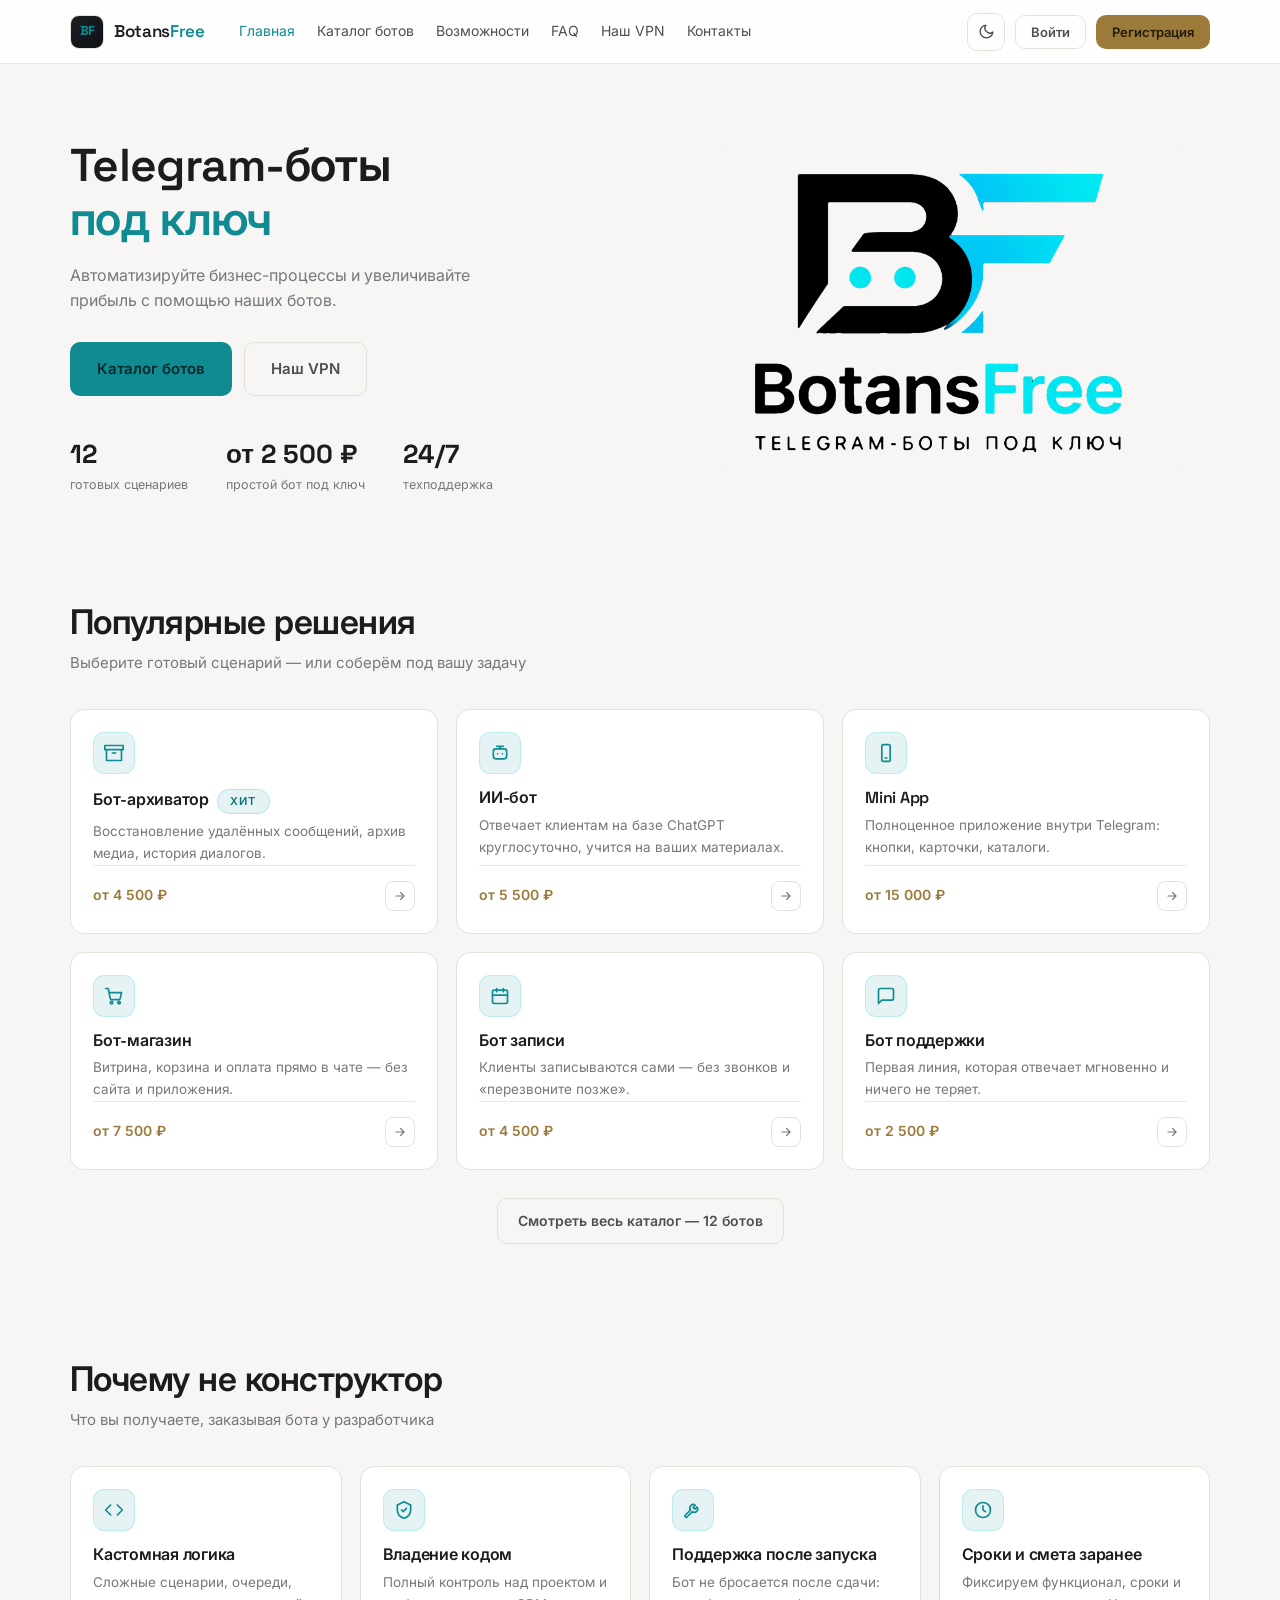
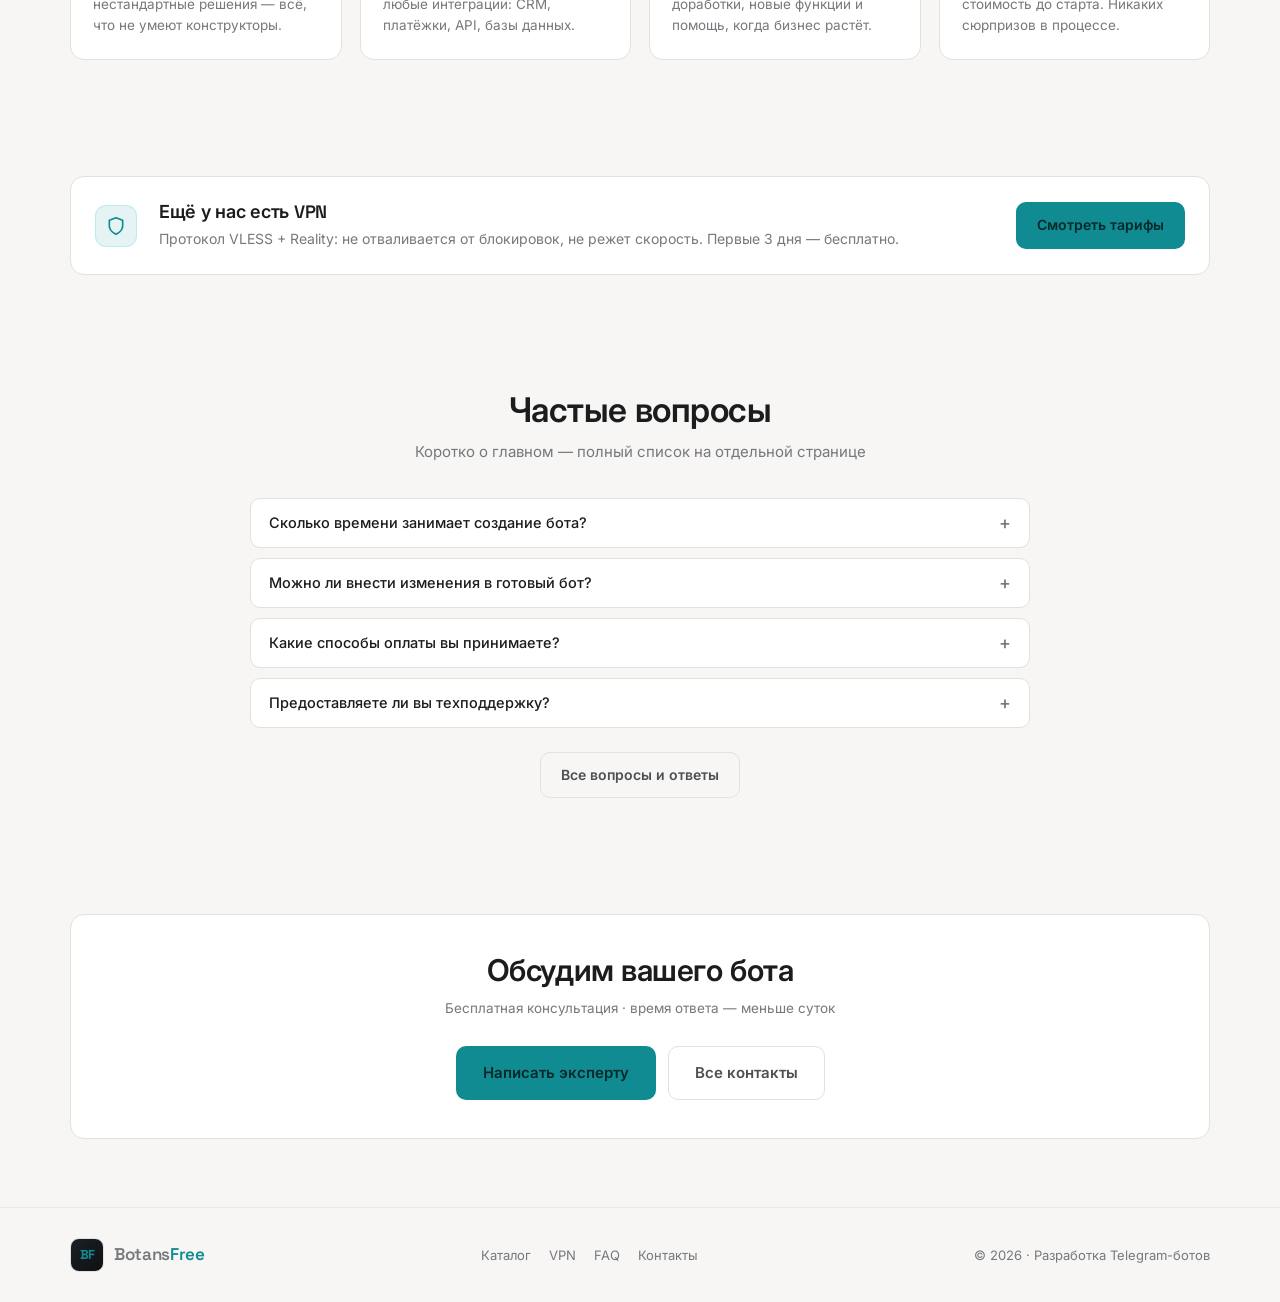
<file: index.html>
<!DOCTYPE html>
<html lang="ru">
<head>
  <meta charset="UTF-8">
  <meta name="viewport" content="width=device-width, initial-scale=1.0, viewport-fit=cover">
  <title>Botans Free — премиальные Telegram-боты под ключ</title>
  <meta name="description" content="Разработка Telegram-ботов под ключ: боты-архиваторы, ИИ-боты, магазины, запись, рассылки. Кастомные решения, которые не умеют конструкторы.">
  <meta name="theme-color" content="#0a0a0b">
  <script src="assets/theme-init.js"></script>
  <script src="https://telegram.org/js/telegram-web-app.js"></script>
  <link rel="preconnect" href="https://fonts.googleapis.com">
  <link rel="preconnect" href="https://fonts.gstatic.com" crossorigin>
  <link href="https://fonts.googleapis.com/css2?family=Inter:wght@400;500;600&family=Space+Grotesk:wght@500;600;700&display=swap" rel="stylesheet">
  <link rel="stylesheet" href="assets/luxury.css">
  <style>
    .hero { padding: 56px 0 64px; }
    .hero-grid { display: grid; grid-template-columns: 1.05fr .95fr; gap: 48px; align-items: center; }
    .hero h1 { font-size: clamp(30px, 5vw, 46px); margin: 18px 0 16px; }
    .hero h1 .accent { color: var(--cyan); display: block; }
    .hero-sub { color: var(--muted); font-size: 16px; max-width: 460px; }
    .hero-btns { display: flex; flex-wrap: wrap; gap: 12px; margin: 28px 0 38px; }

    /* Место под логотип справа от хиро. Без рамки, без подложки —
       просто сам знак по центру области. Обе версии на прозрачном
       фоне: белая — для тёмной темы, чёрная — для светлой. */
    .logo-slot { display: flex; align-items: center; justify-content: center; padding: 20px; }
    .logo-slot img { max-width: 100%; height: auto; max-height: 320px; }
    .logo-slot img.logo-img-dark { display: block; }
    .logo-slot img.logo-img-light { display: none; }
    :root[data-theme="light"] .logo-slot img.logo-img-dark { display: none; }
    :root[data-theme="light"] .logo-slot img.logo-img-light { display: block; }

    .vpn-strip {
      display: flex; align-items: center; gap: 22px;
      background: var(--panel);
      border: 1px solid var(--line);
      border-radius: var(--radius);
      padding: 24px;
    }
    .vpn-strip .card-icon { margin-bottom: 0; }
    .vpn-strip h3 { font-size: 18px; margin-bottom: 6px; }
    .vpn-strip p { color: var(--muted); font-size: 14px; }

    @media (max-width: 900px) {
      .hero-grid { grid-template-columns: 1fr; gap: 34px; }
      .hero-sub { max-width: none; }
    }
    @media (max-width: 640px) {
      .vpn-strip { flex-direction: column; align-items: flex-start; gap: 16px; }
      .vpn-strip .btn { width: 100%; }
    }
  </style>
</head>
<body>

  <!-- ===== ШАПКА ===== -->
  <header class="nav">
    <div class="nav-inner">
      <a class="brand" href="index.html">
        <span class="brand-mark">BF</span>
        <span class="brand-name">Botans<span>Free</span></span>
      </a>
      <nav class="nav-links" id="nav-links">
        <a href="index.html" class="is-active">Главная</a>
        <a href="catalog.html">Каталог ботов</a>
        <a href="index.html#features">Возможности</a>
        <a href="faq.html">FAQ</a>
        <a href="vpn.html">Наш VPN</a>
        <a href="contacts.html">Контакты</a>
      </nav>
      <div class="nav-actions">
        <button class="theme-toggle" id="theme-toggle" type="button" aria-label="Переключить тему"></button>
        <button class="btn btn-ghost btn-sm" data-soon="Личных кабинетов пока нет — заказ оформляется в Telegram">Войти</button>
        <button class="btn btn-gold btn-sm" data-soon="Регистрация появится позже. Пока напишите нам в Telegram">Регистрация</button>
        <button class="nav-burger" id="nav-burger" aria-label="Меню" aria-expanded="false">
          <svg width="18" height="18" fill="none" stroke="currentColor" stroke-width="2" viewBox="0 0 24 24" stroke-linecap="round"><path d="M3 6h18M3 12h18M3 18h18"/></svg>
        </button>
      </div>
    </div>
  </header>

  <!-- ===== ХИРО ===== -->
  <section class="hero">
    <div class="wrap hero-grid">
      <div>
        <h1>Telegram-боты<span class="accent">под ключ</span></h1>
        <p class="hero-sub">Автоматизируйте бизнес-процессы и увеличивайте прибыль с помощью наших ботов.</p>

        <div class="hero-btns">
          <a class="btn btn-cyan btn-lg" href="catalog.html">Каталог ботов</a>
          <a class="btn btn-ghost btn-lg" href="vpn.html">Наш VPN</a>
        </div>

        <div class="stats">
          <div>
            <div class="stat-n">12</div>
            <div class="stat-l">готовых сценариев</div>
          </div>
          <div>
            <div class="stat-n">от 2 500 ₽</div>
            <div class="stat-l">простой бот под ключ</div>
          </div>
          <div>
            <div class="stat-n">24/7</div>
            <div class="stat-l">техподдержка</div>
          </div>
        </div>
      </div>

      <!-- Логотип без рамки и подписей — только сам знак.
           logo.png — белая версия для тёмной темы,
           logo-light.png — чёрная версия для светлой. -->
      <div class="logo-slot">
        <img class="logo-img-dark" src="assets/logo.png" alt="Botans Free">
        <img class="logo-img-light" src="assets/logo-light.png" alt="Botans Free">
      </div>
    </div>
  </section>

  <!-- ===== ПОПУЛЯРНЫЕ БОТЫ ===== -->
  <section class="section-sm">
    <div class="wrap">
      <div class="section-head">
        <h2>Популярные решения</h2>
        <p>Выберите готовый сценарий — или соберём под вашу задачу</p>
      </div>

      <div class="grid grid-3">
        <a class="card card-hover" href="bot.html?bot=archiver">
          <div class="card-icon"><svg fill="none" stroke="currentColor" stroke-width="2" viewBox="0 0 24 24" stroke-linecap="round" stroke-linejoin="round"><path d="M21 8v13H3V8M1 3h22v5H1zM10 12h4"/></svg></div>
          <h3>Бот-архиватор <span class="badge badge-cyan" style="margin-left:4px">Хит</span></h3>
          <p>Восстановление удалённых сообщений, архив медиа, история диалогов.</p>
          <div class="card-foot"><span class="price">от 4 500 ₽</span><span class="card-arrow"><svg width="14" height="14" fill="none" stroke="currentColor" stroke-width="2" viewBox="0 0 24 24" stroke-linecap="round" stroke-linejoin="round"><path d="M5 12h14M13 6l6 6-6 6"/></svg></span></div>
        </a>

        <a class="card card-hover" href="bot.html?bot=ai">
          <div class="card-icon"><svg fill="none" stroke="currentColor" stroke-width="2" viewBox="0 0 24 24" stroke-linecap="round" stroke-linejoin="round"><rect x="4" y="7" width="16" height="12" rx="3"/><path d="M12 7V4M8 4h8M9 13h.01M15 13h.01"/></svg></div>
          <h3>ИИ-бот</h3>
          <p>Отвечает клиентам на базе ChatGPT круглосуточно, учится на ваших материалах.</p>
          <div class="card-foot"><span class="price">от 5 500 ₽</span><span class="card-arrow"><svg width="14" height="14" fill="none" stroke="currentColor" stroke-width="2" viewBox="0 0 24 24" stroke-linecap="round" stroke-linejoin="round"><path d="M5 12h14M13 6l6 6-6 6"/></svg></span></div>
        </a>

        <a class="card card-hover" href="bot.html?bot=miniapp">
          <div class="card-icon"><svg fill="none" stroke="currentColor" stroke-width="2" viewBox="0 0 24 24" stroke-linecap="round" stroke-linejoin="round"><rect x="7" y="2" width="10" height="20" rx="2"/><path d="M11 18h2"/></svg></div>
          <h3>Mini App</h3>
          <p>Полноценное приложение внутри Telegram: кнопки, карточки, каталоги.</p>
          <div class="card-foot"><span class="price">от 15 000 ₽</span><span class="card-arrow"><svg width="14" height="14" fill="none" stroke="currentColor" stroke-width="2" viewBox="0 0 24 24" stroke-linecap="round" stroke-linejoin="round"><path d="M5 12h14M13 6l6 6-6 6"/></svg></span></div>
        </a>

        <a class="card card-hover" href="bot.html?bot=shop">
          <div class="card-icon"><svg fill="none" stroke="currentColor" stroke-width="2" viewBox="0 0 24 24" stroke-linecap="round" stroke-linejoin="round"><circle cx="9" cy="20" r="1.5"/><circle cx="18" cy="20" r="1.5"/><path d="M2 3h3l2.6 12.5a1 1 0 0 0 1 .8h9.7a1 1 0 0 0 1-.8L21 8H6"/></svg></div>
          <h3>Бот-магазин</h3>
          <p>Витрина, корзина и оплата прямо в чате — без сайта и приложения.</p>
          <div class="card-foot"><span class="price">от 7 500 ₽</span><span class="card-arrow"><svg width="14" height="14" fill="none" stroke="currentColor" stroke-width="2" viewBox="0 0 24 24" stroke-linecap="round" stroke-linejoin="round"><path d="M5 12h14M13 6l6 6-6 6"/></svg></span></div>
        </a>

        <a class="card card-hover" href="bot.html?bot=booking">
          <div class="card-icon"><svg fill="none" stroke="currentColor" stroke-width="2" viewBox="0 0 24 24" stroke-linecap="round" stroke-linejoin="round"><rect x="3" y="5" width="18" height="16" rx="2"/><path d="M16 3v4M8 3v4M3 11h18"/></svg></div>
          <h3>Бот записи</h3>
          <p>Клиенты записываются сами — без звонков и «перезвоните позже».</p>
          <div class="card-foot"><span class="price">от 4 500 ₽</span><span class="card-arrow"><svg width="14" height="14" fill="none" stroke="currentColor" stroke-width="2" viewBox="0 0 24 24" stroke-linecap="round" stroke-linejoin="round"><path d="M5 12h14M13 6l6 6-6 6"/></svg></span></div>
        </a>

        <a class="card card-hover" href="bot.html?bot=support">
          <div class="card-icon"><svg fill="none" stroke="currentColor" stroke-width="2" viewBox="0 0 24 24" stroke-linecap="round" stroke-linejoin="round"><path d="M21 15a2 2 0 0 1-2 2H7l-4 4V5a2 2 0 0 1 2-2h14a2 2 0 0 1 2 2z"/></svg></div>
          <h3>Бот поддержки</h3>
          <p>Первая линия, которая отвечает мгновенно и ничего не теряет.</p>
          <div class="card-foot"><span class="price">от 2 500 ₽</span><span class="card-arrow"><svg width="14" height="14" fill="none" stroke="currentColor" stroke-width="2" viewBox="0 0 24 24" stroke-linecap="round" stroke-linejoin="round"><path d="M5 12h14M13 6l6 6-6 6"/></svg></span></div>
        </a>
      </div>

      <div style="text-align:center;margin-top:28px">
        <a class="btn btn-ghost" href="catalog.html">Смотреть весь каталог — 12 ботов</a>
      </div>
    </div>
  </section>

  <!-- ===== ВОЗМОЖНОСТИ ===== -->
  <section class="section" id="features">
    <div class="wrap">
      <div class="section-head">
        <h2>Почему не конструктор</h2>
        <p>Что вы получаете, заказывая бота у разработчика</p>
      </div>

      <div class="grid grid-4">
        <div class="card">
          <div class="card-icon"><svg fill="none" stroke="currentColor" stroke-width="2" viewBox="0 0 24 24" stroke-linecap="round" stroke-linejoin="round"><path d="M16 18l6-6-6-6M8 6l-6 6 6 6"/></svg></div>
          <h3>Кастомная логика</h3>
          <p>Сложные сценарии, очереди, нестандартные решения — всё, что не умеют конструкторы.</p>
        </div>
        <div class="card">
          <div class="card-icon"><svg fill="none" stroke="currentColor" stroke-width="2" viewBox="0 0 24 24" stroke-linecap="round" stroke-linejoin="round"><path d="M12 2l8 4v6c0 5-3.5 8.5-8 10-4.5-1.5-8-5-8-10V6l8-4z"/><path d="M9 12l2 2 4-4"/></svg></div>
          <h3>Владение кодом</h3>
          <p>Полный контроль над проектом и любые интеграции: CRM, платёжки, API, базы данных.</p>
        </div>
        <div class="card">
          <div class="card-icon"><svg fill="none" stroke="currentColor" stroke-width="2" viewBox="0 0 24 24" stroke-linecap="round" stroke-linejoin="round"><path d="M14.7 6.3a4 4 0 0 0-5.6 5.6l-6.4 6.4a1.5 1.5 0 0 0 2.1 2.1l6.4-6.4a4 4 0 0 0 5.6-5.6l-2.5 2.5-2.1-2.1 2.5-2.5z"/></svg></div>
          <h3>Поддержка после запуска</h3>
          <p>Бот не бросается после сдачи: доработки, новые функции и помощь, когда бизнес растёт.</p>
        </div>
        <div class="card">
          <div class="card-icon"><svg fill="none" stroke="currentColor" stroke-width="2" viewBox="0 0 24 24" stroke-linecap="round" stroke-linejoin="round"><circle cx="12" cy="12" r="9"/><path d="M12 7v5l3 2"/></svg></div>
          <h3>Сроки и смета заранее</h3>
          <p>Фиксируем функционал, сроки и стоимость до старта. Никаких сюрпризов в процессе.</p>
        </div>
      </div>
    </div>
  </section>

  <!-- ===== VPN ===== -->
  <section class="section-sm">
    <div class="wrap">
      <div class="vpn-strip">
        <div class="card-icon"><svg fill="none" stroke="currentColor" stroke-width="2" viewBox="0 0 24 24" stroke-linecap="round" stroke-linejoin="round"><path d="M12 22s8-4 8-10V5l-8-3-8 3v7c0 6 8 10 8 10z"/></svg></div>
        <div style="flex:1">
          <h3>Ещё у нас есть VPN</h3>
          <p>Протокол VLESS + Reality: не отваливается от блокировок, не режет скорость. Первые 3 дня — бесплатно.</p>
        </div>
        <a class="btn btn-cyan" href="vpn.html">Смотреть тарифы</a>
      </div>
    </div>
  </section>

  <!-- ===== FAQ ===== -->
  <section class="section">
    <div class="wrap" style="max-width:820px">
      <div class="section-head" style="text-align:center">
        <h2>Частые вопросы</h2>
        <p>Коротко о главном — полный список на отдельной странице</p>
      </div>

      <div class="acc-item">
        <button class="acc-q" aria-expanded="false">Сколько времени занимает создание бота?<span class="acc-sign">+</span></button>
        <div class="acc-a"><p>Простой бот — от двух дней. Средний по сложности — около недели. Сложные проекты с интеграциями обсуждаем отдельно: срок называю до старта работ, вместе со сметой.</p></div>
      </div>
      <div class="acc-item">
        <button class="acc-q" aria-expanded="false">Можно ли внести изменения в готовый бот?<span class="acc-sign">+</span></button>
        <div class="acc-a"><p>Да. Код остаётся у вас, дорабатывать его можно в любой момент — как силами разработчика, так и самостоятельно.</p></div>
      </div>
      <div class="acc-item">
        <button class="acc-q" aria-expanded="false">Какие способы оплаты вы принимаете?<span class="acc-sign">+</span></button>
        <div class="acc-a"><p>Пока переводом — реквизиты присылаю в Telegram. Оплата прямо на сайте появится позже.</p></div>
      </div>
      <div class="acc-item">
        <button class="acc-q" aria-expanded="false">Предоставляете ли вы техподдержку?<span class="acc-sign">+</span></button>
        <div class="acc-a"><p>Да, после запуска остаюсь на связи: помогаю с настройкой, отвечаю на вопросы и дорабатываю бота по мере роста задач.</p></div>
      </div>

      <div style="text-align:center;margin-top:24px">
        <a class="btn btn-ghost" href="faq.html">Все вопросы и ответы</a>
      </div>
    </div>
  </section>

  <!-- ===== КОНТАКТЫ ===== -->
  <section class="section-sm">
    <div class="wrap">
      <div class="card" style="padding:38px 30px;text-align:center">
        <h2 style="font-size:clamp(22px,3vw,30px)">Обсудим вашего бота</h2>
        <p style="color:var(--muted);margin-top:10px">Бесплатная консультация · время ответа — меньше суток</p>
        <div style="display:flex;flex-wrap:wrap;gap:12px;justify-content:center;margin-top:26px">
          <a class="btn btn-cyan btn-lg" href="https://t.me/botans_free" target="_blank" rel="noopener">Написать эксперту</a>
          <a class="btn btn-ghost btn-lg" href="contacts.html">Все контакты</a>
        </div>
      </div>
    </div>
  </section>

  <!-- ===== ПОДВАЛ ===== -->
  <footer class="foot">
    <div class="wrap foot-inner">
      <a class="brand" href="index.html">
        <span class="brand-mark">BF</span>
        <span class="brand-name">Botans<span>Free</span></span>
      </a>
      <nav class="foot-links">
        <a href="catalog.html">Каталог</a>
        <a href="vpn.html">VPN</a>
        <a href="faq.html">FAQ</a>
        <a href="contacts.html">Контакты</a>
      </nav>
      <span>© 2026 · Разработка Telegram-ботов</span>
    </div>
  </footer>

  <div class="toast" id="toast" role="status" aria-live="polite"></div>

  <script src="assets/tg.js"></script>
  <script src="assets/luxury.js"></script>
</body>
</html>
</file>
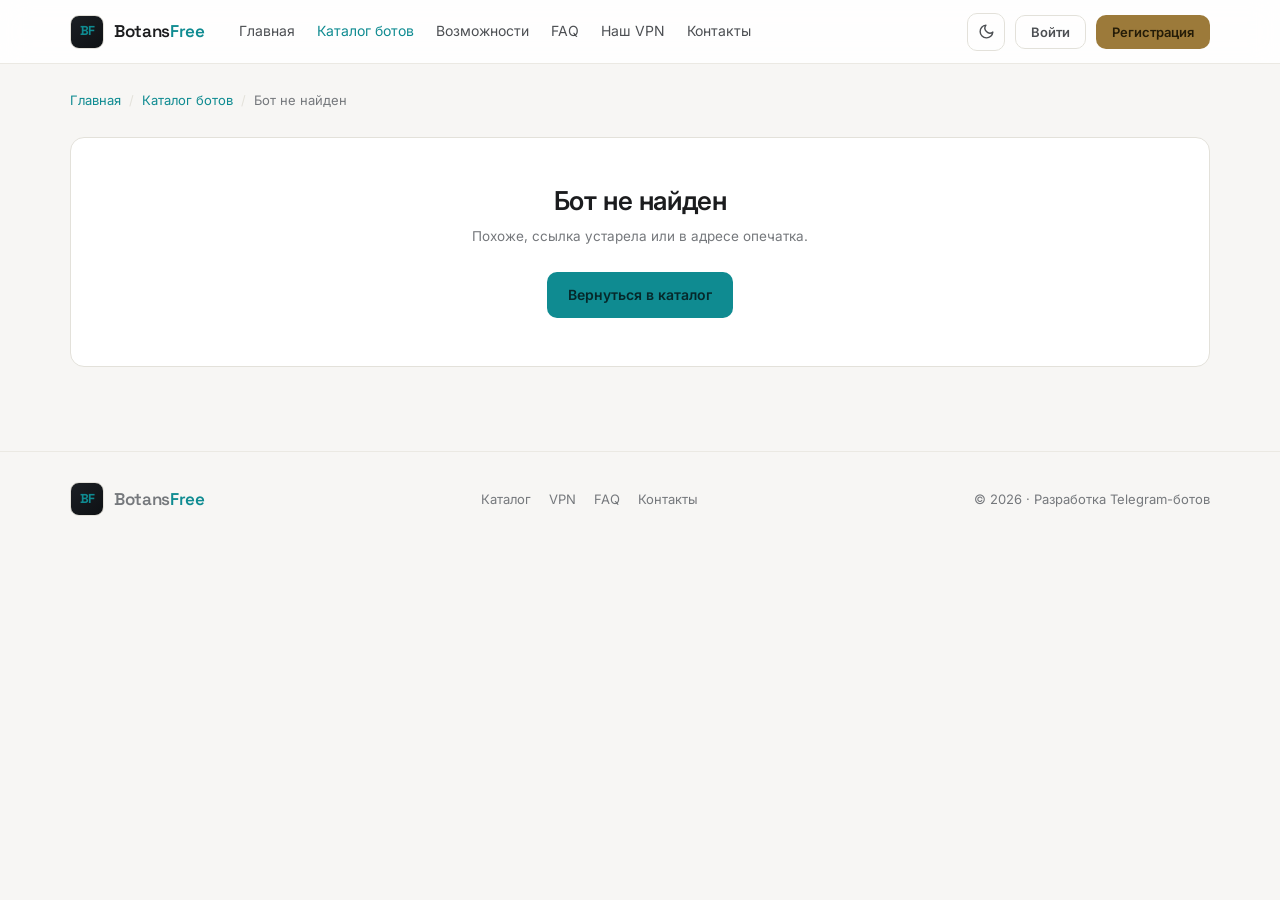
<file: bot.html>
<!DOCTYPE html>
<html lang="ru">
<head>
  <meta charset="UTF-8">
  <meta name="viewport" content="width=device-width, initial-scale=1.0, viewport-fit=cover">
  <title>Бот — Botans Free</title>
  <meta name="description" content="Подробное описание Telegram-бота: возможности, кому подходит, цена и примеры работы.">
  <meta name="theme-color" content="#0a0a0b">
  <script src="assets/theme-init.js"></script>
  <script src="https://telegram.org/js/telegram-web-app.js"></script>
  <link rel="preconnect" href="https://fonts.googleapis.com">
  <link rel="preconnect" href="https://fonts.gstatic.com" crossorigin>
  <link href="https://fonts.googleapis.com/css2?family=Inter:wght@400;500;600&family=Space+Grotesk:wght@500;600;700&display=swap" rel="stylesheet">
  <link rel="stylesheet" href="assets/luxury.css">
  <style>
    .bot-hero { display: flex; align-items: center; gap: 16px; margin-bottom: 16px; }
    .bot-hero .card-icon { width: 54px; height: 54px; border-radius: 14px; margin: 0; }
    .bot-hero .card-icon svg { width: 26px; height: 26px; }
    .bot-hero h1 { font-size: clamp(24px, 4vw, 36px); }

    /* Иконки в данных ботов рисовались под светлую тему: у части залиты
       тёмным цветом старой палитры. На тёмном фоне они пропадают —
       перекрашиваем в цвет иконки. */
    .card-icon [fill="#0b7285"] { fill: currentColor; }

    /* Ссылка внутри поля news осталась со старыми классами Tailwind */
    .text-cyan-deep { color: var(--cyan); }
    .text-cyan-deep:hover { text-decoration: underline; }

    .price-chip {
      display: inline-flex; align-items: baseline; gap: 9px;
      padding: 8px 16px;
      border-radius: 999px;
      background: rgba(201, 169, 97, .1);
      border: 1px solid rgba(201, 169, 97, .32);
    }
    .price-chip .lbl { color: var(--muted); font-size: 13px; }
    .price-chip .sum { color: var(--gold); font-weight: 600; }

    .sub-h { font-size: 18px; margin: 28px 0 14px; }

    .shots { display: grid; grid-template-columns: repeat(2, 1fr); gap: 16px; align-items: start; }
    .shot { background: var(--bg-soft); border: 1px solid var(--line); border-radius: var(--radius); overflow: hidden; }
    .shot img { width: 100%; height: auto; }
    .shot figcaption { color: var(--muted); font-size: 13px; padding: 12px 15px; }

    .demo-card { border-color: rgba(42, 208, 214, .32); text-align: center; padding: 32px 26px; }
    .demo-card.is-soon { border-style: dashed; }

    @media (max-width: 700px) { .shots { grid-template-columns: 1fr; } }
  </style>
</head>
<body>

  <header class="nav">
    <div class="nav-inner">
      <a class="brand" href="index.html">
        <span class="brand-mark">BF</span>
        <span class="brand-name">Botans<span>Free</span></span>
      </a>
      <nav class="nav-links" id="nav-links">
        <a href="index.html">Главная</a>
        <a href="catalog.html" class="is-active">Каталог ботов</a>
        <a href="index.html#features">Возможности</a>
        <a href="faq.html">FAQ</a>
        <a href="vpn.html">Наш VPN</a>
        <a href="contacts.html">Контакты</a>
      </nav>
      <div class="nav-actions">
        <button class="theme-toggle" id="theme-toggle" type="button" aria-label="Переключить тему"></button>
        <button class="btn btn-ghost btn-sm" data-soon="Личных кабинетов пока нет — заказ оформляется в Telegram">Войти</button>
        <button class="btn btn-gold btn-sm" data-soon="Регистрация появится позже. Пока напишите нам в Telegram">Регистрация</button>
        <button class="nav-burger" id="nav-burger" aria-label="Меню" aria-expanded="false">
          <svg width="18" height="18" fill="none" stroke="currentColor" stroke-width="2" viewBox="0 0 24 24" stroke-linecap="round"><path d="M3 6h18M3 12h18M3 18h18"/></svg>
        </button>
      </div>
    </div>
  </header>

  <div class="wrap">
    <div class="crumbs">
      <a href="index.html">Главная</a><span class="sep">/</span>
      <a href="catalog.html">Каталог ботов</a><span class="sep">/</span>
      <span id="crumb-now">Бот</span>
    </div>
  </div>

  <main class="wrap" id="page" style="padding: 26px 20px 60px"></main>

  <footer class="foot">
    <div class="wrap foot-inner">
      <a class="brand" href="index.html">
        <span class="brand-mark">BF</span>
        <span class="brand-name">Botans<span>Free</span></span>
      </a>
      <nav class="foot-links">
        <a href="catalog.html">Каталог</a>
        <a href="vpn.html">VPN</a>
        <a href="faq.html">FAQ</a>
        <a href="contacts.html">Контакты</a>
      </nav>
      <span>© 2026 · Разработка Telegram-ботов</span>
    </div>
  </footer>

  <div class="toast" id="toast" role="status" aria-live="polite"></div>

  <script src="assets/tg.js"></script>
  <script src="assets/luxury.js"></script>
  <script>
    // Контакты для заказа
    const CONTACT_URL = 'https://t.me/botans_free';
    const BOT_URL = 'https://t.me/botansfree_bot';

    const BOTS = {
      archiver: {
        title: 'Бот-архиватор',
        hit: true,
        price: 'от 4 500 ₽',
        icon: '<path d="M21 8v13H3V8M1 3h22v5H1zM10 12h4"/>',
        about: 'Ничего не пропадает: бот тихо сохраняет переписку и медиа, а когда сообщение удалили или отредактировали — у вас остаётся оригинал.',
        features: [
          'Сохраняет сообщения до того, как их удалили или отредактировали',
          'Сохраняет исчезающие фото и голосовые «с одним просмотром»',
          'Ведёт полный архив медиа: фото, видео, голосовые, документы',
          'Хранит историю диалогов с поиском по дате и ключевым словам',
          'Присылает уведомления об удалённых и изменённых сообщениях',
          'Выгружает архив в удобном формате по запросу',
          'Работает и в личных чатах, и в группах',
        ],
        forWhom: ['Личные переписки', 'Админы чатов и групп', 'Рабочие диалоги'],
        demoText: 'Специально для этого сценария работает авторский демо-бот: напишите ему, удалите сообщение — и посмотрите, как он вернёт его из архива.',
        // Готовый авторский бот для проверки
        demo: 'https://t.me/NewArchiver_bot',
        news: 'Следите за новостями бота-архиватора в телеграм-канале <a href="https://t.me/NewArchiver" target="_blank" rel="noopener" class="text-cyan-deep font-semibold hover:underline">@NewArchiver</a>',
        examples: {
          intro: 'Живые примеры из работы авторского бота — именно так может работать и ваш:',
          items: [
            {
              src: 'assets/archiver-deleted.png',
              alt: 'Уведомление бота об удалённом сообщении с восстановленным текстом и фото',
              caption: 'Собеседник удалил сообщение через пару секунд после отправки — бот тут же прислал уведомление и вернул всё: текст, фото, время отправки и удаления.',
            },
            {
              src: 'assets/archiver-edited.png',
              alt: 'Уведомление бота об отредактированном сообщении: текст до и после',
              caption: 'Сообщение отредактировали — бот показывает «было» и «стало». Цена в переписке вдруг выросла с 3 000 до 10 000 долларов? У вас есть доказательство.',
            },
            {
              src: 'assets/archiver-selfdestruct.jpg',
              alt: 'Исчезающее фото с одним просмотром в чате',
              caption: 'Собеседник прислал фото «с одним просмотром» — то самое, что исчезает сразу после открытия. Бот перехватывает его до того, как оно самоуничтожится.',
            },
            {
              src: 'assets/archiver-selfdestruct-saved.jpg',
              alt: 'Уведомление бота о сохранённом исчезающем сообщении',
              caption: 'А вот и результат: «🔥 Исчезающее сообщение сохранено». Фото осталось у вас в полном качестве — как будто оно и не было одноразовым. Так же бот сохраняет и исчезающие голосовые.',
            },
          ],
        },
      },
      ai: {
        title: 'ИИ-бот',
        price: 'от 5 500 ₽',
        icon: '<rect x="4" y="7" width="16" height="12" rx="3"/><circle cx="9" cy="13" r="1.2" fill="#0b7285" stroke="none"/><circle cx="15" cy="13" r="1.2" fill="#0b7285" stroke="none"/><path d="M12 7V4M8 4h8"/>',
        about: 'Консультант, который не спит: отвечает клиентам мгновенно и говорит на языке вашего бизнеса.',
        features: [
          'Отвечает на вопросы клиентов 24/7 на базе ChatGPT',
          'Обучается на ваших материалах: прайсы, FAQ, регламенты',
          'Понимает свободные формулировки, а не только команды',
          'Передаёт сложные вопросы живому менеджеру',
          'Держит фирменный тон бренда в каждом ответе',
          'Собирает контакты заинтересованных клиентов',
        ],
        forWhom: ['Интернет-магазины', 'Сфера услуг', 'Онлайн-школы', 'Эксперты и блогеры'],
      },
      shop: {
        title: 'Бот-магазин',
        price: 'от 7 500 ₽',
        icon: '<circle cx="9" cy="20" r="1.5"/><circle cx="18" cy="20" r="1.5"/><path d="M2 3h3l2.6 12.5a1 1 0 0 0 1 .8h9.7a1 1 0 0 0 1-.8L21 8H6"/>',
        about: 'Полноценный магазин внутри Telegram: от витрины до оплаты — без сайта и приложения.',
        features: [
          'Каталог товаров с фото, ценами и категориями',
          'Корзина и оформление заказа прямо в чате',
          'Приём оплаты: Telegram Payments или ЮKassa',
          'Уведомления: вам — о новых заказах, клиенту — о статусе',
          'Промокоды, скидки и учёт остатков',
          'История заказов — удобно для повторных покупок',
        ],
        forWhom: ['Интернет-магазины', 'Локальные бренды', 'Продажи через каналы'],
      },
      support: {
        title: 'Бот поддержки',
        price: 'от 2 500 ₽',
        icon: '<path d="M21 12a8 8 0 1 0-3.1 6.3L21 19l-.9-3.2A8 8 0 0 0 21 12z"/><path d="M9 11h6M9 14h4"/>',
        about: 'Первая линия поддержки, которая отвечает мгновенно и ничего не теряет.',
        features: [
          'Мгновенно отвечает на частые вопросы по базе FAQ',
          'Принимает заявки с нужными полями: имя, контакт, суть вопроса',
          'Направляет обращения на нужного менеджера',
          'Ведёт тикеты и статусы — ни одно обращение не потеряется',
          'Показывает статистику: темы, нагрузка, время ответа',
          'Работает круглосуточно, без выходных и очередей',
        ],
        forWhom: ['Онлайн-сервисы', 'Магазины', 'Компании с потоком обращений'],
      },
      booking: {
        title: 'Бот записи',
        price: 'от 4 500 ₽',
        icon: '<rect x="3" y="5" width="18" height="16" rx="2"/><path d="M8 3v4M16 3v4M3 10h18M9 15l2 2 4-4"/>',
        about: 'Клиенты записываются сами — без звонков, ожиданий и «перезвоните позже».',
        features: [
          'Запись на услугу в пару нажатий, без звонков',
          'Календарь свободных окон в реальном времени',
          'Напоминает клиентам о визите — меньше неявок',
          'Перенос и отмена записи прямо в чате',
          'Уведомляет администратора о каждой новой записи',
          'Учитывает нескольких специалистов и разные услуги',
        ],
        forWhom: ['Салоны красоты', 'Автосервисы', 'Клиники', 'Частные мастера'],
      },
      broadcast: {
        title: 'Бот рассылок',
        price: 'от 3 500 ₽',
        icon: '<path d="M22 2 11 13M22 2l-7 20-4-9-9-4 20-7z"/>',
        about: 'Доносит нужное сообщение до нужных людей — вовремя и без ручной работы.',
        features: [
          'Массовые рассылки по всей базе подписчиков',
          'Сегментация: разные сообщения разным группам',
          'Автоворонки: цепочки сообщений по расписанию',
          'Отложенные публикации по планировщику',
          'Статистика: доставка, клики по кнопкам',
          'Кнопки, картинки и ссылки в каждом сообщении',
        ],
        forWhom: ['Каналы и сообщества', 'Онлайн-школы', 'Магазины и акции'],
      },
      paywall: {
        title: 'Продажа доступа к каналу',
        price: 'от 5 000 ₽',
        icon: '<rect x="5" y="11" width="14" height="10" rx="2"/><path d="M8 11V7a4 4 0 0 1 8 0v4"/><circle cx="12" cy="16" r="1.2" fill="#0b7285" stroke="none"/>',
        about: 'Продаёт подписку на закрытый канал и сам следит, чтобы доступ был только у тех, кто оплатил. Подходит онлайн-школам и авторам платных каналов.',
        features: [
          'Принимает оплату за подписку прямо в Telegram',
          'Автоматически выдаёт доступ в закрытый канал после оплаты',
          'Напоминает участникам о продлении заранее',
          'Сам отключает тех, кто не продлил подписку',
          'Ведёт учёт оплат и подписчиков',
        ],
        forWhom: ['Онлайн-школы', 'Платные каналы', 'Клубы по подписке'],
      },
      moderator: {
        title: 'Модератор чата',
        price: 'от 2 500 ₽',
        icon: '<path d="M12 2l8 4v6c0 5-3.5 8.5-8 10-4.5-1.5-8-5-8-10V6l8-4z"/><path d="M9.5 9.5l5 5M14.5 9.5l-5 5"/>',
        about: 'Держит порядок в чате круглосуточно: спам исчезает, нарушители получают ограничения — без вашего участия.',
        features: [
          'Блокирует спам и рекламу автоматически',
          'Следит за соблюдением правил чата',
          'Выдаёт предупреждения и ограничивает нарушителей',
          'Встречает новичков и показывает им правила',
          'Настраивается под правила именно вашего сообщества',
        ],
        forWhom: ['Большие чаты', 'Чаты при каналах', 'Комьюнити брендов'],
      },
      community: {
        title: 'Геймификация сообщества',
        price: 'от 5 500 ₽',
        icon: '<path d="M12 3l2.7 5.47 6.04.88-4.37 4.26 1.03 6.01L12 16.77l-5.4 2.85 1.03-6.01L3.26 9.35l6.04-.88L12 3z"/>',
        about: 'Превращает чат в игру: участники зарабатывают баллы, растут в уровнях и соревнуются в рейтинге — активность растёт сама.',
        features: [
          'Начисляет баллы за сообщения и активность',
          'Ведёт личный профиль каждого участника',
          'Показывает уровни, рейтинги и таблицу лидеров',
          'Выдаёт награды и звания самым активным',
          'Правила игры настраиваются под ваше сообщество',
        ],
        forWhom: ['Чаты при каналах', 'Игровые сообщества', 'Учебные группы'],
      },
      monitoring: {
        title: 'Мониторинг и сбор данных',
        price: 'от 7 500 ₽',
        icon: '<circle cx="11" cy="11" r="7"/><path d="M21 21l-4.35-4.35"/><path d="M8 11h1.5l1-1.8 2 3.6 1-1.8H15"/>',
        about: 'Следит за нужными сайтами вместо вас и присылает только то, что подходит под ваши критерии.',
        features: [
          'Собирает объявления по вашим критериям: марка, модель, цена',
          'Работает с Авито и другими площадками',
          'Отслеживает изменения цен и новые предложения',
          'Уведомляет в реальном времени',
          'Отсеивает дубли и неподходящие варианты',
        ],
        forWhom: ['Подбор авто', 'Недвижимость', 'Поиск выгодных предложений'],
      },
      docs: {
        title: 'ИИ-обработка документов',
        price: 'от 10 000 ₽',
        icon: '<path d="M14 3H6a2 2 0 0 0-2 2v14a2 2 0 0 0 2 2h12a2 2 0 0 0 2-2V9l-6-6z"/><path d="M14 3v6h6"/><path d="M9 14h6M9 17h4"/>',
        about: 'Сфотографируйте документ — бот сам распознает данные, заполнит шаблон и подготовит готовую бумагу. Востребован у юристов и всех, кто работает с документами.',
        features: [
          'Распознаёт данные с фото документа',
          'Заполняет ваши шаблоны без ручного ввода',
          'Формирует готовые заявки и документы',
          'Работает с вашими формами: договоры, заявления, анкеты',
          'Экономит часы рутинной работы с бумагами',
        ],
        forWhom: ['Юристы', 'Кадровые службы', 'Агентства услуг'],
      },
      miniapp: {
        title: 'Mini App — приложение в Telegram',
        price: 'от 15 000 ₽',
        icon: '<rect x="7" y="2" width="10" height="20" rx="2"/><path d="M11 18h2"/><circle cx="10.5" cy="8" r=".9" fill="#0b7285" stroke="none"/><circle cx="13.5" cy="8" r=".9" fill="#0b7285" stroke="none"/><circle cx="10.5" cy="11" r=".9" fill="#0b7285" stroke="none"/><circle cx="13.5" cy="11" r=".9" fill="#0b7285" stroke="none"/>',
        about: 'Полноценное приложение, которое открывается прямо в Telegram: без установки и регистрации — удобнее обычного бота.',
        features: [
          'Визуальный интерфейс: кнопки, карточки, каталоги',
          'Открывается мгновенно, работает без установки',
          'Любая логика под вашу задачу: магазин, запись, личный кабинет',
          'Выглядит и ощущается как настоящее приложение',
          'Работает и на телефоне, и на компьютере',
        ],
        forWhom: ['Интернет-магазины', 'Сервисы записи', 'Программы лояльности'],
      },
    };

    const CHECK = '<svg fill="none" stroke="currentColor" stroke-width="2.5" viewBox="0 0 24 24" stroke-linecap="round" stroke-linejoin="round"><path d="M20 6 9 17l-5-5"/></svg>';
    const ARROW_TG = '<svg width="17" height="17" viewBox="0 0 24 24" fill="currentColor"><path d="M11.94 2a10 10 0 1 0 0 20 10 10 0 0 0 0-20zm4.64 6.8-1.63 7.68c-.12.55-.45.68-.9.42l-2.5-1.84-1.2 1.16c-.14.13-.25.24-.5.24l.17-2.52 4.6-4.15c.2-.18-.04-.28-.31-.1l-5.68 3.57-2.45-.76c-.53-.17-.54-.53.11-.79l9.57-3.69c.44-.16.83.11.72.78z"/></svg>';

    const page = document.getElementById('page');
    const slug = new URLSearchParams(location.search).get('bot');
    // Только собственные ключи каталога: ?bot=constructor и подобные значения
    // из прототипа объекта должны вести на «бот не найден», а не ронять скрипт
    const bot = slug && Object.prototype.hasOwnProperty.call(BOTS, slug) ? BOTS[slug] : null;

    if (!bot) {
      document.getElementById('crumb-now').textContent = 'Бот не найден';
      page.innerHTML = `
        <div class="card" style="text-align:center;padding:48px 26px">
          <h1 style="font-size:26px;margin-bottom:10px">Бот не найден</h1>
          <p style="color:var(--muted);margin-bottom:24px">Похоже, ссылка устарела или в адресе опечатка.</p>
          <a class="btn btn-cyan" href="catalog.html">Вернуться в каталог</a>
        </div>`;
    } else {
      document.title = bot.title + ' — Botans Free';
      document.getElementById('crumb-now').textContent = bot.title;

      const features = bot.features.map(f =>
        `<li>${CHECK}<span>${f}</span></li>`).join('');

      // Если авторский бот готов (есть bot.demo) — кнопка, иначе «в разработке»
      const demoSection = bot.demo ? `
        <section class="card demo-card" style="margin-top:18px">
          <h2 style="font-size:22px;margin-bottom:10px">Проверьте его способности</h2>
          <p style="color:var(--muted);max-width:560px;margin:0 auto 22px">${bot.demoText}</p>
          <a class="btn btn-cyan btn-lg" href="${bot.demo}" target="_blank" rel="noopener">${ARROW_TG} Открыть демо-бота</a>
          <p style="color:var(--muted);font-size:12.5px;margin-top:14px">Авторский демо-бот · бесплатно, без регистрации</p>
          ${bot.news ? `<p style="color:var(--text-dim);font-size:14px;margin-top:20px;padding-top:18px;border-top:1px solid var(--line-soft)">${bot.news}</p>` : ''}
        </section>` : `
        <section class="card demo-card is-soon" style="margin-top:18px">
          <h2 style="font-size:22px;margin-bottom:10px">Проверьте его способности</h2>
          <p style="color:var(--muted)">Авторский демо-бот в разработке.</p>
        </section>`;

      // Скриншоты реальной работы бота, если есть
      const examplesSection = bot.examples ? `
        <section class="card" style="margin-top:18px;padding:30px 26px">
          <h2 style="font-size:22px;text-align:center;margin-bottom:10px">Так может работать ваш бот</h2>
          <p style="color:var(--muted);text-align:center;max-width:560px;margin:0 auto 24px">${bot.examples.intro}</p>
          <div class="shots">
            ${bot.examples.items.map(ex => `
            <figure class="shot">
              <img src="${ex.src}" alt="${ex.alt}" loading="lazy">
              <figcaption>${ex.caption}</figcaption>
            </figure>`).join('')}
          </div>
        </section>` : '';

      page.innerHTML = `
        <section class="card" style="padding:30px 26px">
          <div class="bot-hero">
            <span class="card-icon">
              <svg fill="none" stroke="currentColor" stroke-width="2" viewBox="0 0 24 24" stroke-linecap="round" stroke-linejoin="round">${bot.icon}</svg>
            </span>
            <h1>${bot.title}${bot.hit ? ' <span class="badge badge-cyan" style="vertical-align:middle">Хит</span>' : ''}</h1>
          </div>

          <p style="color:var(--text-dim);font-size:16px;margin-bottom:18px">${bot.about}</p>
          ${bot.price ? `<span class="price-chip"><span class="lbl">Цена</span><span class="sum">${bot.price}</span></span>` : ''}

          <h2 class="sub-h">Что умеет</h2>
          <ul class="checks">${features}</ul>

          ${bot.forWhom ? `
          <h2 class="sub-h">Кому подходит</h2>
          <div style="display:flex;flex-wrap:wrap;gap:8px">${bot.forWhom.map(w => `<span class="tag">${w}</span>`).join('')}</div>` : ''}
        </section>

        ${examplesSection}
        ${demoSection}

        <section class="card" style="margin-top:18px;padding:30px 26px;text-align:center">
          <h2 style="font-size:22px;margin-bottom:8px">Нужен такой бот под вашу задачу?</h2>
          <p style="color:var(--muted);margin-bottom:24px">Два способа на связь — выберите, что подходит задаче</p>

          <div class="grid grid-2" style="text-align:left">
            <div class="card" style="background:var(--panel-2);display:flex;flex-direction:column">
              <h3>Бот @botansfree_bot</h3>
              <p style="flex:1;margin-bottom:16px">Ответы на частые вопросы и ценник на ботов.</p>
              <a class="btn btn-cyan" href="${BOT_URL}" target="_blank" rel="noopener">Написать боту</a>
            </div>
            <div class="card" style="background:var(--panel-2);display:flex;flex-direction:column">
              <h3>Эксперт @botans_free</h3>
              <p style="flex:1;margin-bottom:16px">Для персональных и серьёзных вопросов.</p>
              <a class="btn btn-ghost" href="${CONTACT_URL}" target="_blank" rel="noopener">Написать эксперту</a>
            </div>
          </div>

          <p style="color:var(--muted);font-size:13px;margin-top:22px">Любые ваши правки учтутся</p>
        </section>`;
    }
  </script>
</body>
</html>
</file>
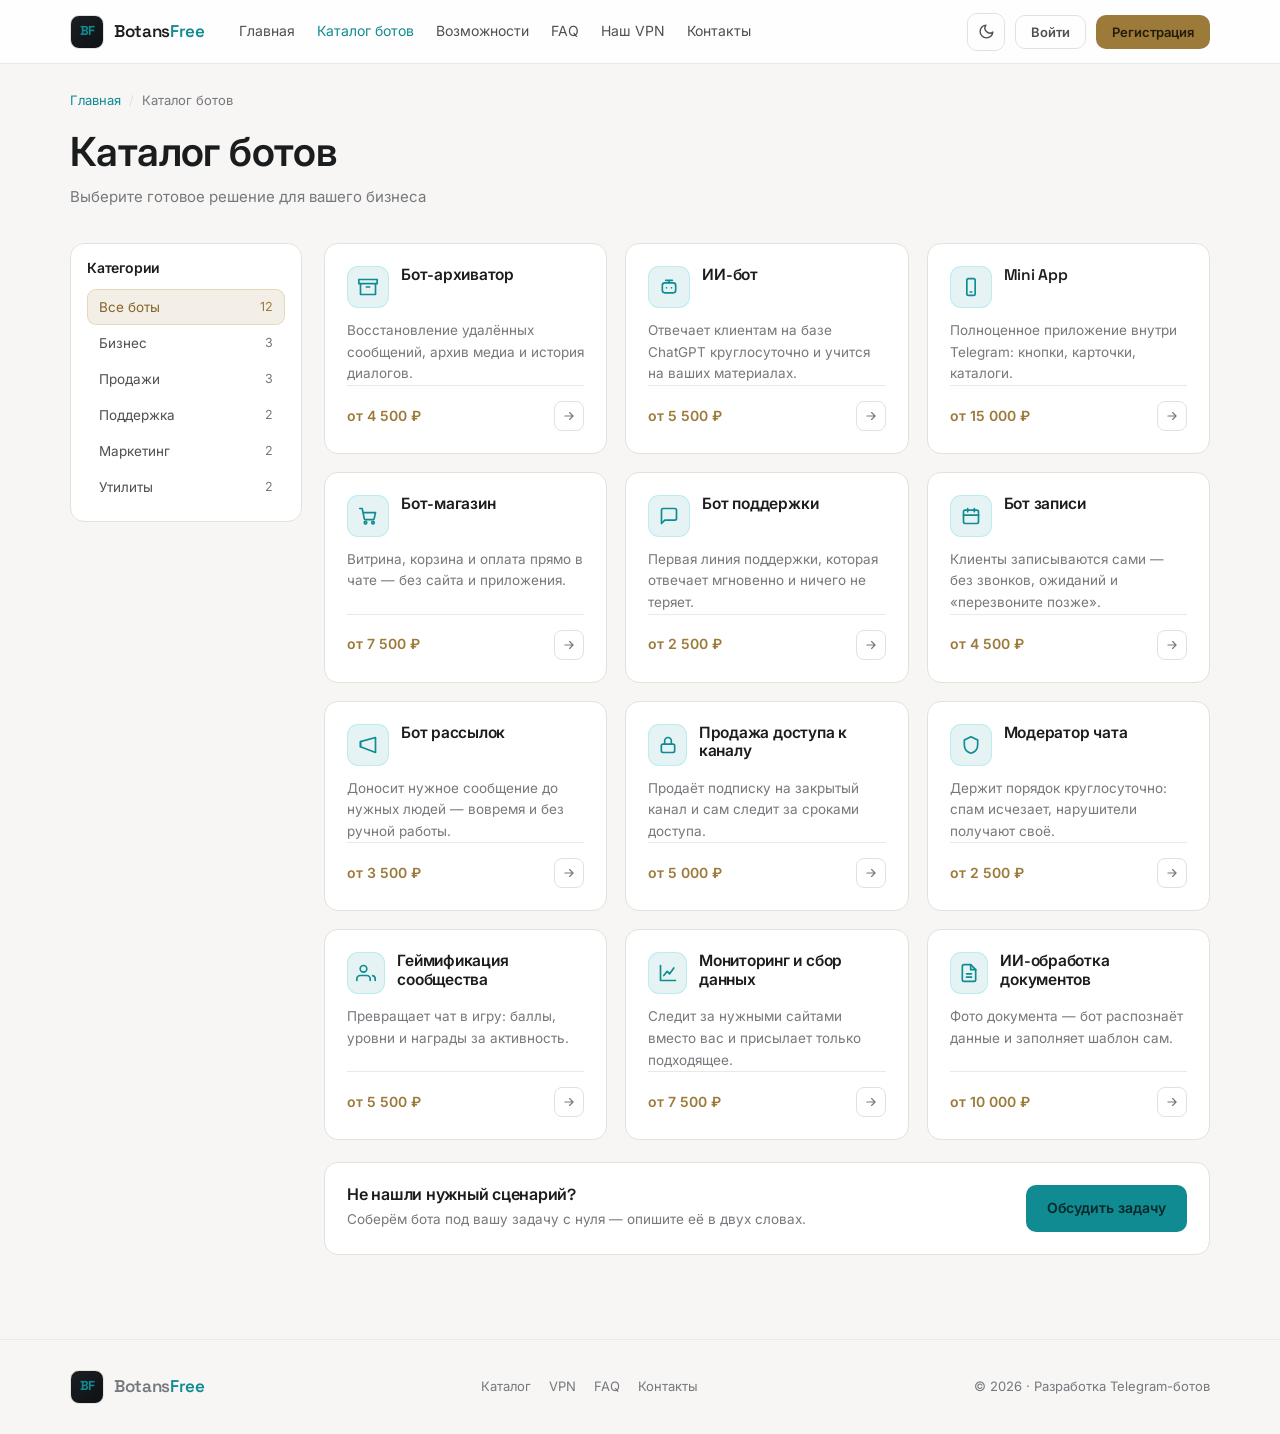
<file: catalog.html>
<!DOCTYPE html>
<html lang="ru">
<head>
  <meta charset="UTF-8">
  <meta name="viewport" content="width=device-width, initial-scale=1.0, viewport-fit=cover">
  <title>Каталог ботов — Botans Free</title>
  <meta name="description" content="Каталог Telegram-ботов под ключ: архиватор, ИИ-бот, магазин, запись клиентов, рассылки, Mini App и другие готовые сценарии с ценами.">
  <meta name="theme-color" content="#0a0a0b">
  <script src="assets/theme-init.js"></script>
  <script src="https://telegram.org/js/telegram-web-app.js"></script>
  <link rel="preconnect" href="https://fonts.googleapis.com">
  <link rel="preconnect" href="https://fonts.gstatic.com" crossorigin>
  <link href="https://fonts.googleapis.com/css2?family=Inter:wght@400;500;600&family=Space+Grotesk:wght@500;600;700&display=swap" rel="stylesheet">
  <link rel="stylesheet" href="assets/luxury.css">
  <style>
    .bots { display: grid; grid-template-columns: repeat(3, 1fr); gap: 18px; }
    .bot-card { display: flex; flex-direction: column; }
    .bot-card p { flex: 1; }
    .bot-head { display: flex; align-items: flex-start; gap: 12px; margin-bottom: 12px; }
    .bot-head .card-icon { margin-bottom: 0; }
    .bot-head h3 { font-size: 15.5px; margin: 0; }
    .empty { color: var(--muted); text-align: center; padding: 40px 0; }
    @media (max-width: 1080px) { .bots { grid-template-columns: repeat(2, 1fr); } }
    @media (max-width: 640px)  { .bots { grid-template-columns: 1fr; } }
  </style>
</head>
<body>

  <header class="nav">
    <div class="nav-inner">
      <a class="brand" href="index.html">
        <span class="brand-mark">BF</span>
        <span class="brand-name">Botans<span>Free</span></span>
      </a>
      <nav class="nav-links" id="nav-links">
        <a href="index.html">Главная</a>
        <a href="catalog.html" class="is-active">Каталог ботов</a>
        <a href="index.html#features">Возможности</a>
        <a href="faq.html">FAQ</a>
        <a href="vpn.html">Наш VPN</a>
        <a href="contacts.html">Контакты</a>
      </nav>
      <div class="nav-actions">
        <button class="theme-toggle" id="theme-toggle" type="button" aria-label="Переключить тему"></button>
        <button class="btn btn-ghost btn-sm" data-soon="Личных кабинетов пока нет — заказ оформляется в Telegram">Войти</button>
        <button class="btn btn-gold btn-sm" data-soon="Регистрация появится позже. Пока напишите нам в Telegram">Регистрация</button>
        <button class="nav-burger" id="nav-burger" aria-label="Меню" aria-expanded="false">
          <svg width="18" height="18" fill="none" stroke="currentColor" stroke-width="2" viewBox="0 0 24 24" stroke-linecap="round"><path d="M3 6h18M3 12h18M3 18h18"/></svg>
        </button>
      </div>
    </div>
  </header>

  <div class="wrap">
    <div class="crumbs"><a href="index.html">Главная</a><span class="sep">/</span><span>Каталог ботов</span></div>
    <div class="page-head">
      <h1>Каталог ботов</h1>
      <p>Выберите готовое решение для вашего бизнеса</p>
    </div>
  </div>

  <div class="wrap" style="padding-bottom:60px">
    <div class="layout-side">

      <aside class="side">
        <h3>Категории</h3>
        <button class="side-item is-active" data-cat="all">Все боты <span class="count">12</span></button>
        <button class="side-item" data-cat="business">Бизнес <span class="count">3</span></button>
        <button class="side-item" data-cat="sales">Продажи <span class="count">3</span></button>
        <button class="side-item" data-cat="support">Поддержка <span class="count">2</span></button>
        <button class="side-item" data-cat="marketing">Маркетинг <span class="count">2</span></button>
        <button class="side-item" data-cat="utils">Утилиты <span class="count">2</span></button>
      </aside>

      <div>
        <div class="bots" id="bots">

          <a class="card card-hover bot-card" data-cat="utils" href="bot.html?bot=archiver">
            <div class="bot-head">
              <span class="card-icon"><svg fill="none" stroke="currentColor" stroke-width="2" viewBox="0 0 24 24" stroke-linecap="round" stroke-linejoin="round"><path d="M21 8v13H3V8M1 3h22v5H1zM10 12h4"/></svg></span>
              <h3>Бот-архиватор</h3>
            </div>
            <p>Восстановление удалённых сообщений, архив медиа и история диалогов.</p>
            <div class="card-foot"><span class="price">от 4 500 ₽</span><span class="card-arrow"><svg width="14" height="14" fill="none" stroke="currentColor" stroke-width="2" viewBox="0 0 24 24" stroke-linecap="round" stroke-linejoin="round"><path d="M5 12h14M13 6l6 6-6 6"/></svg></span></div>
          </a>

          <a class="card card-hover bot-card" data-cat="support" href="bot.html?bot=ai">
            <div class="bot-head">
              <span class="card-icon"><svg fill="none" stroke="currentColor" stroke-width="2" viewBox="0 0 24 24" stroke-linecap="round" stroke-linejoin="round"><rect x="4" y="7" width="16" height="12" rx="3"/><path d="M12 7V4M8 4h8M9 13h.01M15 13h.01"/></svg></span>
              <h3>ИИ-бот</h3>
            </div>
            <p>Отвечает клиентам на базе ChatGPT круглосуточно и учится на ваших материалах.</p>
            <div class="card-foot"><span class="price">от 5 500 ₽</span><span class="card-arrow"><svg width="14" height="14" fill="none" stroke="currentColor" stroke-width="2" viewBox="0 0 24 24" stroke-linecap="round" stroke-linejoin="round"><path d="M5 12h14M13 6l6 6-6 6"/></svg></span></div>
          </a>

          <a class="card card-hover bot-card" data-cat="business" href="bot.html?bot=miniapp">
            <div class="bot-head">
              <span class="card-icon"><svg fill="none" stroke="currentColor" stroke-width="2" viewBox="0 0 24 24" stroke-linecap="round" stroke-linejoin="round"><rect x="7" y="2" width="10" height="20" rx="2"/><path d="M11 18h2"/></svg></span>
              <h3>Mini App</h3>
            </div>
            <p>Полноценное приложение внутри Telegram: кнопки, карточки, каталоги.</p>
            <div class="card-foot"><span class="price">от 15 000 ₽</span><span class="card-arrow"><svg width="14" height="14" fill="none" stroke="currentColor" stroke-width="2" viewBox="0 0 24 24" stroke-linecap="round" stroke-linejoin="round"><path d="M5 12h14M13 6l6 6-6 6"/></svg></span></div>
          </a>

          <a class="card card-hover bot-card" data-cat="sales" href="bot.html?bot=shop">
            <div class="bot-head">
              <span class="card-icon"><svg fill="none" stroke="currentColor" stroke-width="2" viewBox="0 0 24 24" stroke-linecap="round" stroke-linejoin="round"><circle cx="9" cy="20" r="1.5"/><circle cx="18" cy="20" r="1.5"/><path d="M2 3h3l2.6 12.5a1 1 0 0 0 1 .8h9.7a1 1 0 0 0 1-.8L21 8H6"/></svg></span>
              <h3>Бот-магазин</h3>
            </div>
            <p>Витрина, корзина и оплата прямо в чате — без сайта и приложения.</p>
            <div class="card-foot"><span class="price">от 7 500 ₽</span><span class="card-arrow"><svg width="14" height="14" fill="none" stroke="currentColor" stroke-width="2" viewBox="0 0 24 24" stroke-linecap="round" stroke-linejoin="round"><path d="M5 12h14M13 6l6 6-6 6"/></svg></span></div>
          </a>

          <a class="card card-hover bot-card" data-cat="support" href="bot.html?bot=support">
            <div class="bot-head">
              <span class="card-icon"><svg fill="none" stroke="currentColor" stroke-width="2" viewBox="0 0 24 24" stroke-linecap="round" stroke-linejoin="round"><path d="M21 15a2 2 0 0 1-2 2H7l-4 4V5a2 2 0 0 1 2-2h14a2 2 0 0 1 2 2z"/></svg></span>
              <h3>Бот поддержки</h3>
            </div>
            <p>Первая линия поддержки, которая отвечает мгновенно и ничего не теряет.</p>
            <div class="card-foot"><span class="price">от 2 500 ₽</span><span class="card-arrow"><svg width="14" height="14" fill="none" stroke="currentColor" stroke-width="2" viewBox="0 0 24 24" stroke-linecap="round" stroke-linejoin="round"><path d="M5 12h14M13 6l6 6-6 6"/></svg></span></div>
          </a>

          <a class="card card-hover bot-card" data-cat="sales" href="bot.html?bot=booking">
            <div class="bot-head">
              <span class="card-icon"><svg fill="none" stroke="currentColor" stroke-width="2" viewBox="0 0 24 24" stroke-linecap="round" stroke-linejoin="round"><rect x="3" y="5" width="18" height="16" rx="2"/><path d="M16 3v4M8 3v4M3 11h18"/></svg></span>
              <h3>Бот записи</h3>
            </div>
            <p>Клиенты записываются сами — без звонков, ожиданий и «перезвоните позже».</p>
            <div class="card-foot"><span class="price">от 4 500 ₽</span><span class="card-arrow"><svg width="14" height="14" fill="none" stroke="currentColor" stroke-width="2" viewBox="0 0 24 24" stroke-linecap="round" stroke-linejoin="round"><path d="M5 12h14M13 6l6 6-6 6"/></svg></span></div>
          </a>

          <a class="card card-hover bot-card" data-cat="marketing" href="bot.html?bot=broadcast">
            <div class="bot-head">
              <span class="card-icon"><svg fill="none" stroke="currentColor" stroke-width="2" viewBox="0 0 24 24" stroke-linecap="round" stroke-linejoin="round"><path d="M3 8l18-5v18L3 14z"/><path d="M3 8v6"/></svg></span>
              <h3>Бот рассылок</h3>
            </div>
            <p>Доносит нужное сообщение до нужных людей — вовремя и без ручной работы.</p>
            <div class="card-foot"><span class="price">от 3 500 ₽</span><span class="card-arrow"><svg width="14" height="14" fill="none" stroke="currentColor" stroke-width="2" viewBox="0 0 24 24" stroke-linecap="round" stroke-linejoin="round"><path d="M5 12h14M13 6l6 6-6 6"/></svg></span></div>
          </a>

          <a class="card card-hover bot-card" data-cat="sales" href="bot.html?bot=paywall">
            <div class="bot-head">
              <span class="card-icon"><svg fill="none" stroke="currentColor" stroke-width="2" viewBox="0 0 24 24" stroke-linecap="round" stroke-linejoin="round"><rect x="4" y="11" width="16" height="10" rx="2"/><path d="M8 11V7a4 4 0 0 1 8 0v4"/></svg></span>
              <h3>Продажа доступа к каналу</h3>
            </div>
            <p>Продаёт подписку на закрытый канал и сам следит за сроками доступа.</p>
            <div class="card-foot"><span class="price">от 5 000 ₽</span><span class="card-arrow"><svg width="14" height="14" fill="none" stroke="currentColor" stroke-width="2" viewBox="0 0 24 24" stroke-linecap="round" stroke-linejoin="round"><path d="M5 12h14M13 6l6 6-6 6"/></svg></span></div>
          </a>

          <a class="card card-hover bot-card" data-cat="utils" href="bot.html?bot=moderator">
            <div class="bot-head">
              <span class="card-icon"><svg fill="none" stroke="currentColor" stroke-width="2" viewBox="0 0 24 24" stroke-linecap="round" stroke-linejoin="round"><path d="M12 2l8 4v6c0 5-3.5 8.5-8 10-4.5-1.5-8-5-8-10V6l8-4z"/></svg></span>
              <h3>Модератор чата</h3>
            </div>
            <p>Держит порядок круглосуточно: спам исчезает, нарушители получают своё.</p>
            <div class="card-foot"><span class="price">от 2 500 ₽</span><span class="card-arrow"><svg width="14" height="14" fill="none" stroke="currentColor" stroke-width="2" viewBox="0 0 24 24" stroke-linecap="round" stroke-linejoin="round"><path d="M5 12h14M13 6l6 6-6 6"/></svg></span></div>
          </a>

          <a class="card card-hover bot-card" data-cat="marketing" href="bot.html?bot=community">
            <div class="bot-head">
              <span class="card-icon"><svg fill="none" stroke="currentColor" stroke-width="2" viewBox="0 0 24 24" stroke-linecap="round" stroke-linejoin="round"><path d="M17 21v-2a4 4 0 0 0-4-4H5a4 4 0 0 0-4 4v2"/><circle cx="9" cy="7" r="4"/><path d="M23 21v-2a4 4 0 0 0-3-3.87"/></svg></span>
              <h3>Геймификация сообщества</h3>
            </div>
            <p>Превращает чат в игру: баллы, уровни и награды за активность.</p>
            <div class="card-foot"><span class="price">от 5 500 ₽</span><span class="card-arrow"><svg width="14" height="14" fill="none" stroke="currentColor" stroke-width="2" viewBox="0 0 24 24" stroke-linecap="round" stroke-linejoin="round"><path d="M5 12h14M13 6l6 6-6 6"/></svg></span></div>
          </a>

          <a class="card card-hover bot-card" data-cat="business" href="bot.html?bot=monitoring">
            <div class="bot-head">
              <span class="card-icon"><svg fill="none" stroke="currentColor" stroke-width="2" viewBox="0 0 24 24" stroke-linecap="round" stroke-linejoin="round"><path d="M3 3v18h18"/><path d="M7 15l4-5 3 3 5-7"/></svg></span>
              <h3>Мониторинг и сбор данных</h3>
            </div>
            <p>Следит за нужными сайтами вместо вас и присылает только подходящее.</p>
            <div class="card-foot"><span class="price">от 7 500 ₽</span><span class="card-arrow"><svg width="14" height="14" fill="none" stroke="currentColor" stroke-width="2" viewBox="0 0 24 24" stroke-linecap="round" stroke-linejoin="round"><path d="M5 12h14M13 6l6 6-6 6"/></svg></span></div>
          </a>

          <a class="card card-hover bot-card" data-cat="business" href="bot.html?bot=docs">
            <div class="bot-head">
              <span class="card-icon"><svg fill="none" stroke="currentColor" stroke-width="2" viewBox="0 0 24 24" stroke-linecap="round" stroke-linejoin="round"><path d="M14 2H6a2 2 0 0 0-2 2v16a2 2 0 0 0 2 2h12a2 2 0 0 0 2-2V8z"/><path d="M14 2v6h6M9 13h6M9 17h6"/></svg></span>
              <h3>ИИ-обработка документов</h3>
            </div>
            <p>Фото документа — бот распознаёт данные и заполняет шаблон сам.</p>
            <div class="card-foot"><span class="price">от 10 000 ₽</span><span class="card-arrow"><svg width="14" height="14" fill="none" stroke="currentColor" stroke-width="2" viewBox="0 0 24 24" stroke-linecap="round" stroke-linejoin="round"><path d="M5 12h14M13 6l6 6-6 6"/></svg></span></div>
          </a>

        </div>

        <p class="empty" id="empty" hidden>В этой категории пока пусто.</p>

        <div class="card" style="margin-top:22px;display:flex;flex-wrap:wrap;align-items:center;gap:16px;justify-content:space-between">
          <div>
            <h3 style="font-size:16px;margin-bottom:5px">Не нашли нужный сценарий?</h3>
            <p style="color:var(--muted);font-size:13.5px">Соберём бота под вашу задачу с нуля — опишите её в двух словах.</p>
          </div>
          <a class="btn btn-cyan" href="https://t.me/botans_free" target="_blank" rel="noopener">Обсудить задачу</a>
        </div>
      </div>

    </div>
  </div>

  <footer class="foot">
    <div class="wrap foot-inner">
      <a class="brand" href="index.html">
        <span class="brand-mark">BF</span>
        <span class="brand-name">Botans<span>Free</span></span>
      </a>
      <nav class="foot-links">
        <a href="catalog.html">Каталог</a>
        <a href="vpn.html">VPN</a>
        <a href="faq.html">FAQ</a>
        <a href="contacts.html">Контакты</a>
      </nav>
      <span>© 2026 · Разработка Telegram-ботов</span>
    </div>
  </footer>

  <div class="toast" id="toast" role="status" aria-live="polite"></div>

  <script src="assets/tg.js"></script>
  <script src="assets/luxury.js"></script>
  <script>
    // Фильтр каталога. Карточки лежат в разметке, а не рисуются скриптом:
    // так они видны поисковикам и открываются, даже если JS не сработал.
    (function () {
      var items = document.querySelectorAll('.side-item');
      var cards = document.querySelectorAll('#bots .bot-card');
      var empty = document.getElementById('empty');

      for (var i = 0; i < items.length; i++) {
        items[i].addEventListener('click', function () {
          var cat = this.getAttribute('data-cat');

          for (var j = 0; j < items.length; j++) items[j].classList.remove('is-active');
          this.classList.add('is-active');

          var shown = 0;
          for (var k = 0; k < cards.length; k++) {
            var ok = cat === 'all' || cards[k].getAttribute('data-cat') === cat;
            cards[k].hidden = !ok;
            if (ok) shown++;
          }
          empty.hidden = shown > 0;
        });
      }
    })();
  </script>
</body>
</html>
</file>
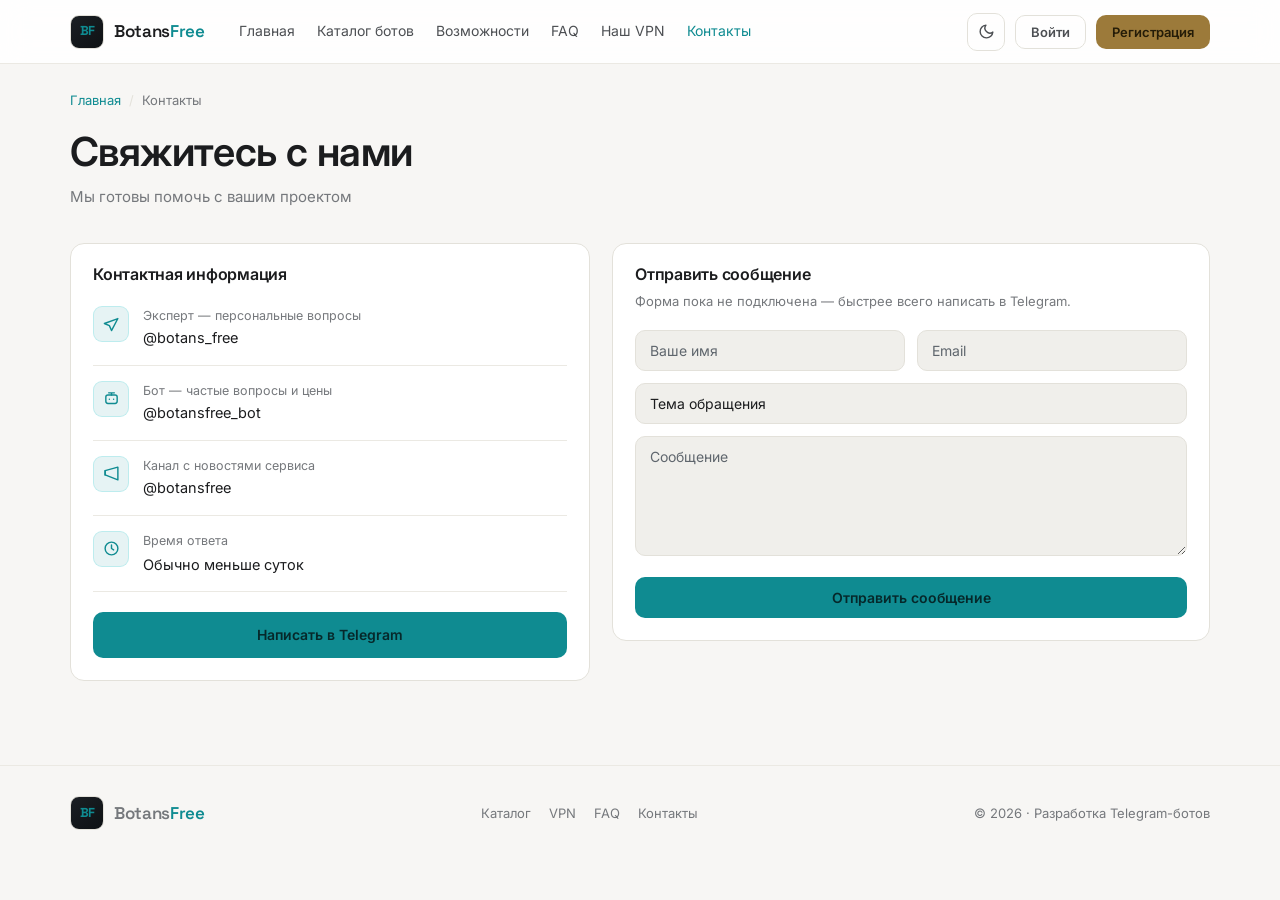
<file: contacts.html>
<!DOCTYPE html>
<html lang="ru">
<head>
  <meta charset="UTF-8">
  <meta name="viewport" content="width=device-width, initial-scale=1.0, viewport-fit=cover">
  <title>Контакты — Botans Free</title>
  <meta name="description" content="Свяжитесь с Botans Free: Telegram-бот с ответами на частые вопросы, эксперт для персональных задач и канал с новостями сервиса.">
  <meta name="theme-color" content="#0a0a0b">
  <script src="assets/theme-init.js"></script>
  <script src="https://telegram.org/js/telegram-web-app.js"></script>
  <link rel="preconnect" href="https://fonts.googleapis.com">
  <link rel="preconnect" href="https://fonts.gstatic.com" crossorigin>
  <link href="https://fonts.googleapis.com/css2?family=Inter:wght@400;500;600&family=Space+Grotesk:wght@500;600;700&display=swap" rel="stylesheet">
  <link rel="stylesheet" href="assets/luxury.css">
  <style>
    .contact-grid { display: grid; grid-template-columns: 1fr 1.15fr; gap: 22px; align-items: start; }
    .contact-row { display: flex; gap: 14px; padding: 15px 0; border-bottom: 1px solid var(--line-soft); }
    .contact-row:last-child { border-bottom: 0; padding-bottom: 0; }
    .contact-row .ic {
      width: 36px; height: 36px; flex: none;
      border-radius: 9px;
      background: var(--cyan-dim);
      border: 1px solid rgba(42, 208, 214, .22);
      display: grid; place-items: center;
      color: var(--cyan);
    }
    .contact-row .ic svg { width: 17px; height: 17px; }
    .contact-row .lbl { color: var(--muted); font-size: 12.5px; }
    .contact-row .val { font-size: 14.5px; margin-top: 2px; }
    .contact-row a.val:hover { color: var(--cyan); }
    .form-grid { display: grid; grid-template-columns: 1fr 1fr; gap: 12px; }
    @media (max-width: 900px) { .contact-grid { grid-template-columns: 1fr; } }
    @media (max-width: 560px) { .form-grid { grid-template-columns: 1fr; } }
  </style>
</head>
<body>

  <header class="nav">
    <div class="nav-inner">
      <a class="brand" href="index.html">
        <span class="brand-mark">BF</span>
        <span class="brand-name">Botans<span>Free</span></span>
      </a>
      <nav class="nav-links" id="nav-links">
        <a href="index.html">Главная</a>
        <a href="catalog.html">Каталог ботов</a>
        <a href="index.html#features">Возможности</a>
        <a href="faq.html">FAQ</a>
        <a href="vpn.html">Наш VPN</a>
        <a href="contacts.html" class="is-active">Контакты</a>
      </nav>
      <div class="nav-actions">
        <button class="theme-toggle" id="theme-toggle" type="button" aria-label="Переключить тему"></button>
        <button class="btn btn-ghost btn-sm" data-soon="Личных кабинетов пока нет — заказ оформляется в Telegram">Войти</button>
        <button class="btn btn-gold btn-sm" data-soon="Регистрация появится позже. Пока напишите нам в Telegram">Регистрация</button>
        <button class="nav-burger" id="nav-burger" aria-label="Меню" aria-expanded="false">
          <svg width="18" height="18" fill="none" stroke="currentColor" stroke-width="2" viewBox="0 0 24 24" stroke-linecap="round"><path d="M3 6h18M3 12h18M3 18h18"/></svg>
        </button>
      </div>
    </div>
  </header>

  <div class="wrap">
    <div class="crumbs"><a href="index.html">Главная</a><span class="sep">/</span><span>Контакты</span></div>
    <div class="page-head">
      <h1>Свяжитесь с нами</h1>
      <p>Мы готовы помочь с вашим проектом</p>
    </div>
  </div>

  <div class="wrap" style="padding-bottom:60px">
    <div class="contact-grid">

      <div class="card">
        <h3 style="font-size:16px;margin-bottom:6px">Контактная информация</h3>

        <div class="contact-row">
          <span class="ic"><svg fill="none" stroke="currentColor" stroke-width="2" viewBox="0 0 24 24" stroke-linecap="round" stroke-linejoin="round"><path d="M21 5 2 12l7 3 3 7z"/></svg></span>
          <div>
            <div class="lbl">Эксперт — персональные вопросы</div>
            <a class="val" href="https://t.me/botans_free" target="_blank" rel="noopener">@botans_free</a>
          </div>
        </div>

        <div class="contact-row">
          <span class="ic"><svg fill="none" stroke="currentColor" stroke-width="2" viewBox="0 0 24 24" stroke-linecap="round" stroke-linejoin="round"><rect x="4" y="7" width="16" height="12" rx="3"/><path d="M12 7V4M8 4h8M9 13h.01M15 13h.01"/></svg></span>
          <div>
            <div class="lbl">Бот — частые вопросы и цены</div>
            <a class="val" href="https://t.me/botansfree_bot" target="_blank" rel="noopener">@botansfree_bot</a>
          </div>
        </div>

        <div class="contact-row">
          <span class="ic"><svg fill="none" stroke="currentColor" stroke-width="2" viewBox="0 0 24 24" stroke-linecap="round" stroke-linejoin="round"><path d="M3 8l18-5v18L3 14z"/><path d="M3 8v6"/></svg></span>
          <div>
            <div class="lbl">Канал с новостями сервиса</div>
            <a class="val" href="https://t.me/botansfree" target="_blank" rel="noopener">@botansfree</a>
          </div>
        </div>

        <div class="contact-row">
          <span class="ic"><svg fill="none" stroke="currentColor" stroke-width="2" viewBox="0 0 24 24" stroke-linecap="round" stroke-linejoin="round"><circle cx="12" cy="12" r="9"/><path d="M12 7v5l3 2"/></svg></span>
          <div>
            <div class="lbl">Время ответа</div>
            <div class="val">Обычно меньше суток</div>
          </div>
        </div>

        <!-- Почта и телефон появятся здесь, когда вы их дадите. Ставить
             выдуманные адрес и номер на живой сайт нельзя: по ним будут
             писать и звонить. -->

        <a class="btn btn-cyan btn-block" style="margin-top:20px" href="https://t.me/botans_free" target="_blank" rel="noopener">Написать в Telegram</a>
      </div>

      <div class="card">
        <h3 style="font-size:16px;margin-bottom:6px">Отправить сообщение</h3>
        <p style="color:var(--muted);font-size:13px;margin-bottom:18px">Форма пока не подключена — быстрее всего написать в Telegram.</p>

        <form data-contact-form>
          <div class="form-grid" style="margin-bottom:12px">
            <input class="field" type="text" name="name" placeholder="Ваше имя" autocomplete="name">
            <input class="field" type="email" name="email" placeholder="Email" autocomplete="email">
          </div>

          <select class="field" name="topic" style="margin-bottom:12px">
            <option value="">Тема обращения</option>
            <option>Заказать бота</option>
            <option>Вопрос по VPN</option>
            <option>Доработка существующего бота</option>
            <option>Другое</option>
          </select>

          <textarea class="field" name="message" placeholder="Сообщение" style="margin-bottom:14px"></textarea>

          <button class="btn btn-cyan btn-block" type="submit">Отправить сообщение</button>
        </form>
      </div>

    </div>
  </div>

  <footer class="foot">
    <div class="wrap foot-inner">
      <a class="brand" href="index.html">
        <span class="brand-mark">BF</span>
        <span class="brand-name">Botans<span>Free</span></span>
      </a>
      <nav class="foot-links">
        <a href="catalog.html">Каталог</a>
        <a href="vpn.html">VPN</a>
        <a href="faq.html">FAQ</a>
        <a href="contacts.html">Контакты</a>
      </nav>
      <span>© 2026 · Разработка Telegram-ботов</span>
    </div>
  </footer>

  <div class="toast" id="toast" role="status" aria-live="polite"></div>

  <script src="assets/tg.js"></script>
  <script src="assets/luxury.js"></script>
</body>
</html>
</file>
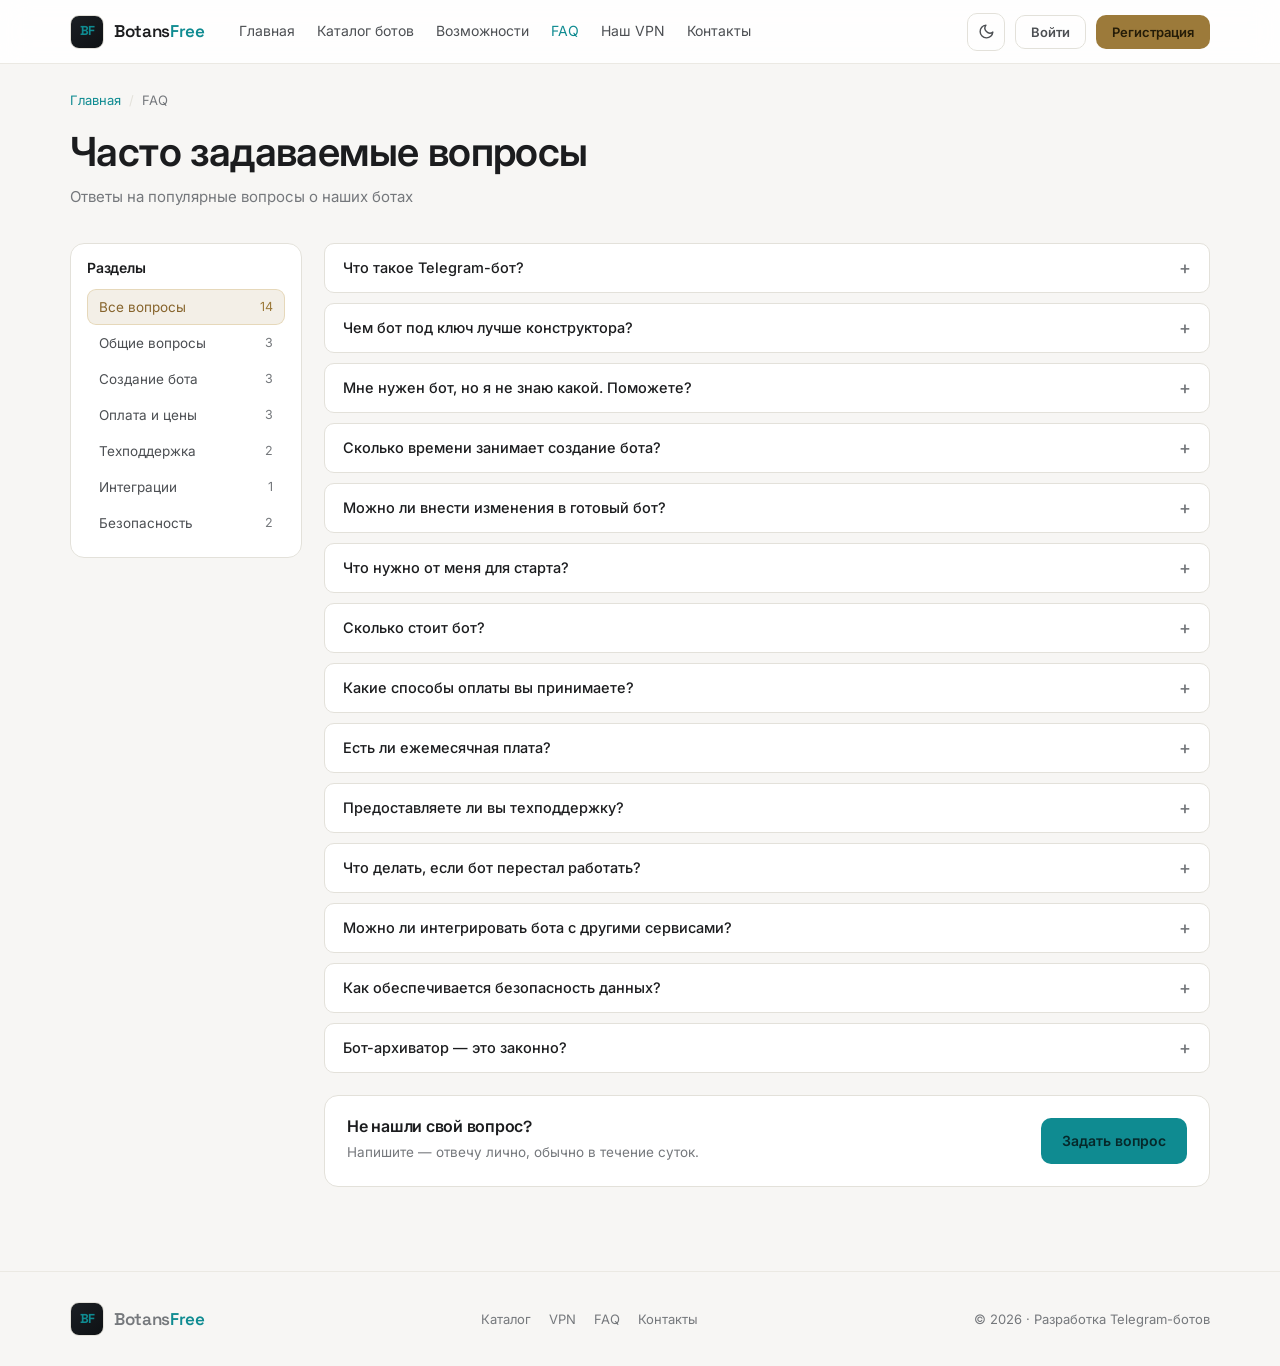
<file: faq.html>
<!DOCTYPE html>
<html lang="ru">
<head>
  <meta charset="UTF-8">
  <meta name="viewport" content="width=device-width, initial-scale=1.0, viewport-fit=cover">
  <title>Частые вопросы — Botans Free</title>
  <meta name="description" content="Ответы на популярные вопросы о разработке Telegram-ботов: сроки, цены, оплата, интеграции, поддержка и безопасность данных.">
  <meta name="theme-color" content="#0a0a0b">
  <script src="assets/theme-init.js"></script>
  <script src="https://telegram.org/js/telegram-web-app.js"></script>
  <link rel="preconnect" href="https://fonts.googleapis.com">
  <link rel="preconnect" href="https://fonts.gstatic.com" crossorigin>
  <link href="https://fonts.googleapis.com/css2?family=Inter:wght@400;500;600&family=Space+Grotesk:wght@500;600;700&display=swap" rel="stylesheet">
  <link rel="stylesheet" href="assets/luxury.css">
</head>
<body>

  <header class="nav">
    <div class="nav-inner">
      <a class="brand" href="index.html">
        <span class="brand-mark">BF</span>
        <span class="brand-name">Botans<span>Free</span></span>
      </a>
      <nav class="nav-links" id="nav-links">
        <a href="index.html">Главная</a>
        <a href="catalog.html">Каталог ботов</a>
        <a href="index.html#features">Возможности</a>
        <a href="faq.html" class="is-active">FAQ</a>
        <a href="vpn.html">Наш VPN</a>
        <a href="contacts.html">Контакты</a>
      </nav>
      <div class="nav-actions">
        <button class="theme-toggle" id="theme-toggle" type="button" aria-label="Переключить тему"></button>
        <button class="btn btn-ghost btn-sm" data-soon="Личных кабинетов пока нет — заказ оформляется в Telegram">Войти</button>
        <button class="btn btn-gold btn-sm" data-soon="Регистрация появится позже. Пока напишите нам в Telegram">Регистрация</button>
        <button class="nav-burger" id="nav-burger" aria-label="Меню" aria-expanded="false">
          <svg width="18" height="18" fill="none" stroke="currentColor" stroke-width="2" viewBox="0 0 24 24" stroke-linecap="round"><path d="M3 6h18M3 12h18M3 18h18"/></svg>
        </button>
      </div>
    </div>
  </header>

  <div class="wrap">
    <div class="crumbs"><a href="index.html">Главная</a><span class="sep">/</span><span>FAQ</span></div>
    <div class="page-head">
      <h1>Часто задаваемые вопросы</h1>
      <p>Ответы на популярные вопросы о наших ботах</p>
    </div>
  </div>

  <div class="wrap" style="padding-bottom:60px">
    <div class="layout-side">

      <aside class="side">
        <h3>Разделы</h3>
        <button class="side-item is-active" data-cat="all">Все вопросы <span class="count">14</span></button>
        <button class="side-item" data-cat="general">Общие вопросы <span class="count">3</span></button>
        <button class="side-item" data-cat="build">Создание бота <span class="count">3</span></button>
        <button class="side-item" data-cat="price">Оплата и цены <span class="count">3</span></button>
        <button class="side-item" data-cat="help">Техподдержка <span class="count">2</span></button>
        <button class="side-item" data-cat="integr">Интеграции <span class="count">1</span></button>
        <button class="side-item" data-cat="sec">Безопасность <span class="count">2</span></button>
      </aside>

      <div id="faq-list">

        <div class="acc-item" data-cat="general">
          <button class="acc-q" aria-expanded="false">Что такое Telegram-бот?<span class="acc-sign">+</span></button>
          <div class="acc-a"><p>Программа внутри Telegram, которая общается с людьми вместо вас: отвечает на вопросы, принимает заказы, записывает на приём, ведёт рассылки. Клиенту не нужно ничего устанавливать — он просто пишет в чат.</p></div>
        </div>

        <div class="acc-item" data-cat="general">
          <button class="acc-q" aria-expanded="false">Чем бот под ключ лучше конструктора?<span class="acc-sign">+</span></button>
          <div class="acc-a"><p>Конструктор ограничен готовыми блоками: нестандартную логику, сложные интеграции и собственную базу в него не заложить. Бот под ключ пишется под вашу задачу, а код остаётся у вас — его можно дорабатывать, не спрашивая разрешения у платформы.</p></div>
        </div>

        <div class="acc-item" data-cat="general">
          <button class="acc-q" aria-expanded="false">Мне нужен бот, но я не знаю какой. Поможете?<span class="acc-sign">+</span></button>
          <div class="acc-a"><p>Да, это обычная ситуация. Опишите задачу простыми словами — что отнимает время или теряется. Подберу подходящий сценарий из каталога либо предложу собрать свой. Консультация бесплатная.</p></div>
        </div>

        <div class="acc-item" data-cat="build">
          <button class="acc-q" aria-expanded="false">Сколько времени занимает создание бота?<span class="acc-sign">+</span></button>
          <div class="acc-a"><p>Простой бот — от двух дней. Средний по сложности — около недели. Проекты с интеграциями и своей базой обсуждаем отдельно: срок называю до старта работ, вместе со сметой.</p></div>
        </div>

        <div class="acc-item" data-cat="build">
          <button class="acc-q" aria-expanded="false">Можно ли внести изменения в готовый бот?<span class="acc-sign">+</span></button>
          <div class="acc-a"><p>Да, в любой момент. Код остаётся у вас, поэтому дорабатывать бота можно и со мной, и силами другого разработчика.</p></div>
        </div>

        <div class="acc-item" data-cat="build">
          <button class="acc-q" aria-expanded="false">Что нужно от меня для старта?<span class="acc-sign">+</span></button>
          <div class="acc-a"><p>Описание задачи и материалы, с которыми бот будет работать: прайс, список услуг, частые вопросы. Всё остальное — регистрацию бота, сервер, настройку — беру на себя.</p></div>
        </div>

        <div class="acc-item" data-cat="price">
          <button class="acc-q" aria-expanded="false">Сколько стоит бот?<span class="acc-sign">+</span></button>
          <div class="acc-a"><p>Мелкие задачи — от 500 ₽, готовые сценарии из каталога — от 2 500 ₽. Цена зависит от сложности логики и количества интеграций; точная сумма фиксируется до начала работ.</p></div>
        </div>

        <div class="acc-item" data-cat="price">
          <button class="acc-q" aria-expanded="false">Какие способы оплаты вы принимаете?<span class="acc-sign">+</span></button>
          <div class="acc-a"><p>Пока переводом — реквизиты присылаю в Telegram. Оплата прямо на сайте появится позже.</p></div>
        </div>

        <div class="acc-item" data-cat="price">
          <button class="acc-q" aria-expanded="false">Есть ли ежемесячная плата?<span class="acc-sign">+</span></button>
          <div class="acc-a"><p>За самого бота — нет, разработка оплачивается один раз. Отдельно оплачивается только сервер, если бот должен работать круглосуточно и хранить данные.</p></div>
        </div>

        <div class="acc-item" data-cat="help">
          <button class="acc-q" aria-expanded="false">Предоставляете ли вы техподдержку?<span class="acc-sign">+</span></button>
          <div class="acc-a"><p>Да. После запуска остаюсь на связи: помогаю с настройкой, отвечаю на вопросы и дорабатываю бота по мере роста задач.</p></div>
        </div>

        <div class="acc-item" data-cat="help">
          <button class="acc-q" aria-expanded="false">Что делать, если бот перестал работать?<span class="acc-sign">+</span></button>
          <div class="acc-a"><p>Напишите в Telegram — разберусь. Чаще всего дело в сервере или изменениях на стороне внешнего сервиса, и чинится это быстро.</p></div>
        </div>

        <div class="acc-item" data-cat="integr">
          <button class="acc-q" aria-expanded="false">Можно ли интегрировать бота с другими сервисами?<span class="acc-sign">+</span></button>
          <div class="acc-a"><p>Да: CRM, платёжные системы, Google-таблицы, базы данных, сторонние API. Если у сервиса есть открытый интерфейс — бота с ним свяжем.</p></div>
        </div>

        <div class="acc-item" data-cat="sec">
          <button class="acc-q" aria-expanded="false">Как обеспечивается безопасность данных?<span class="acc-sign">+</span></button>
          <div class="acc-a"><p>Данные хранятся на сервере, который принадлежит вам, — доступ только у вас. Ключи и токены не зашиваются в код, а лежат в защищённых настройках сервера.</p></div>
        </div>

        <div class="acc-item" data-cat="sec">
          <button class="acc-q" aria-expanded="false">Бот-архиватор — это законно?<span class="acc-sign">+</span></button>
          <div class="acc-a"><p>Бот работает через официальный Telegram Business API и получает доступ к переписке только после того, как владелец аккаунта сам подключил его в настройках Telegram. Это штатный механизм, а не обход ограничений. При работе с чувствительными данными стоит свериться с юристом под вашу юрисдикцию.</p></div>
        </div>

        <p class="empty" id="empty" hidden style="color:var(--muted);text-align:center;padding:40px 0">В этом разделе пока пусто.</p>

        <div class="card" style="margin-top:22px;display:flex;flex-wrap:wrap;align-items:center;gap:16px;justify-content:space-between">
          <div>
            <h3 style="font-size:16px;margin-bottom:5px">Не нашли свой вопрос?</h3>
            <p style="color:var(--muted);font-size:13.5px">Напишите — отвечу лично, обычно в течение суток.</p>
          </div>
          <a class="btn btn-cyan" href="https://t.me/botans_free" target="_blank" rel="noopener">Задать вопрос</a>
        </div>
      </div>

    </div>
  </div>

  <footer class="foot">
    <div class="wrap foot-inner">
      <a class="brand" href="index.html">
        <span class="brand-mark">BF</span>
        <span class="brand-name">Botans<span>Free</span></span>
      </a>
      <nav class="foot-links">
        <a href="catalog.html">Каталог</a>
        <a href="vpn.html">VPN</a>
        <a href="faq.html">FAQ</a>
        <a href="contacts.html">Контакты</a>
      </nav>
      <span>© 2026 · Разработка Telegram-ботов</span>
    </div>
  </footer>

  <div class="toast" id="toast" role="status" aria-live="polite"></div>

  <script src="assets/tg.js"></script>
  <script src="assets/luxury.js"></script>
  <script>
    // Фильтр по разделам. Открытые ответы при переключении схлопываем,
    // иначе скрытый вопрос останется с выставленной max-height и «прыгнет»,
    // когда его снова покажут.
    (function () {
      var items = document.querySelectorAll('.side-item');
      var qs = document.querySelectorAll('#faq-list .acc-item');
      var empty = document.getElementById('empty');

      for (var i = 0; i < items.length; i++) {
        items[i].addEventListener('click', function () {
          var cat = this.getAttribute('data-cat');

          for (var j = 0; j < items.length; j++) items[j].classList.remove('is-active');
          this.classList.add('is-active');

          var shown = 0;
          for (var k = 0; k < qs.length; k++) {
            var ok = cat === 'all' || qs[k].getAttribute('data-cat') === cat;
            qs[k].hidden = !ok;
            if (ok) {
              shown++;
            } else {
              qs[k].classList.remove('is-open');
              qs[k].querySelector('.acc-a').style.maxHeight = '';
              qs[k].querySelector('.acc-q').setAttribute('aria-expanded', 'false');
            }
          }
          empty.hidden = shown > 0;
        });
      }
    })();
  </script>
</body>
</html>
</file>
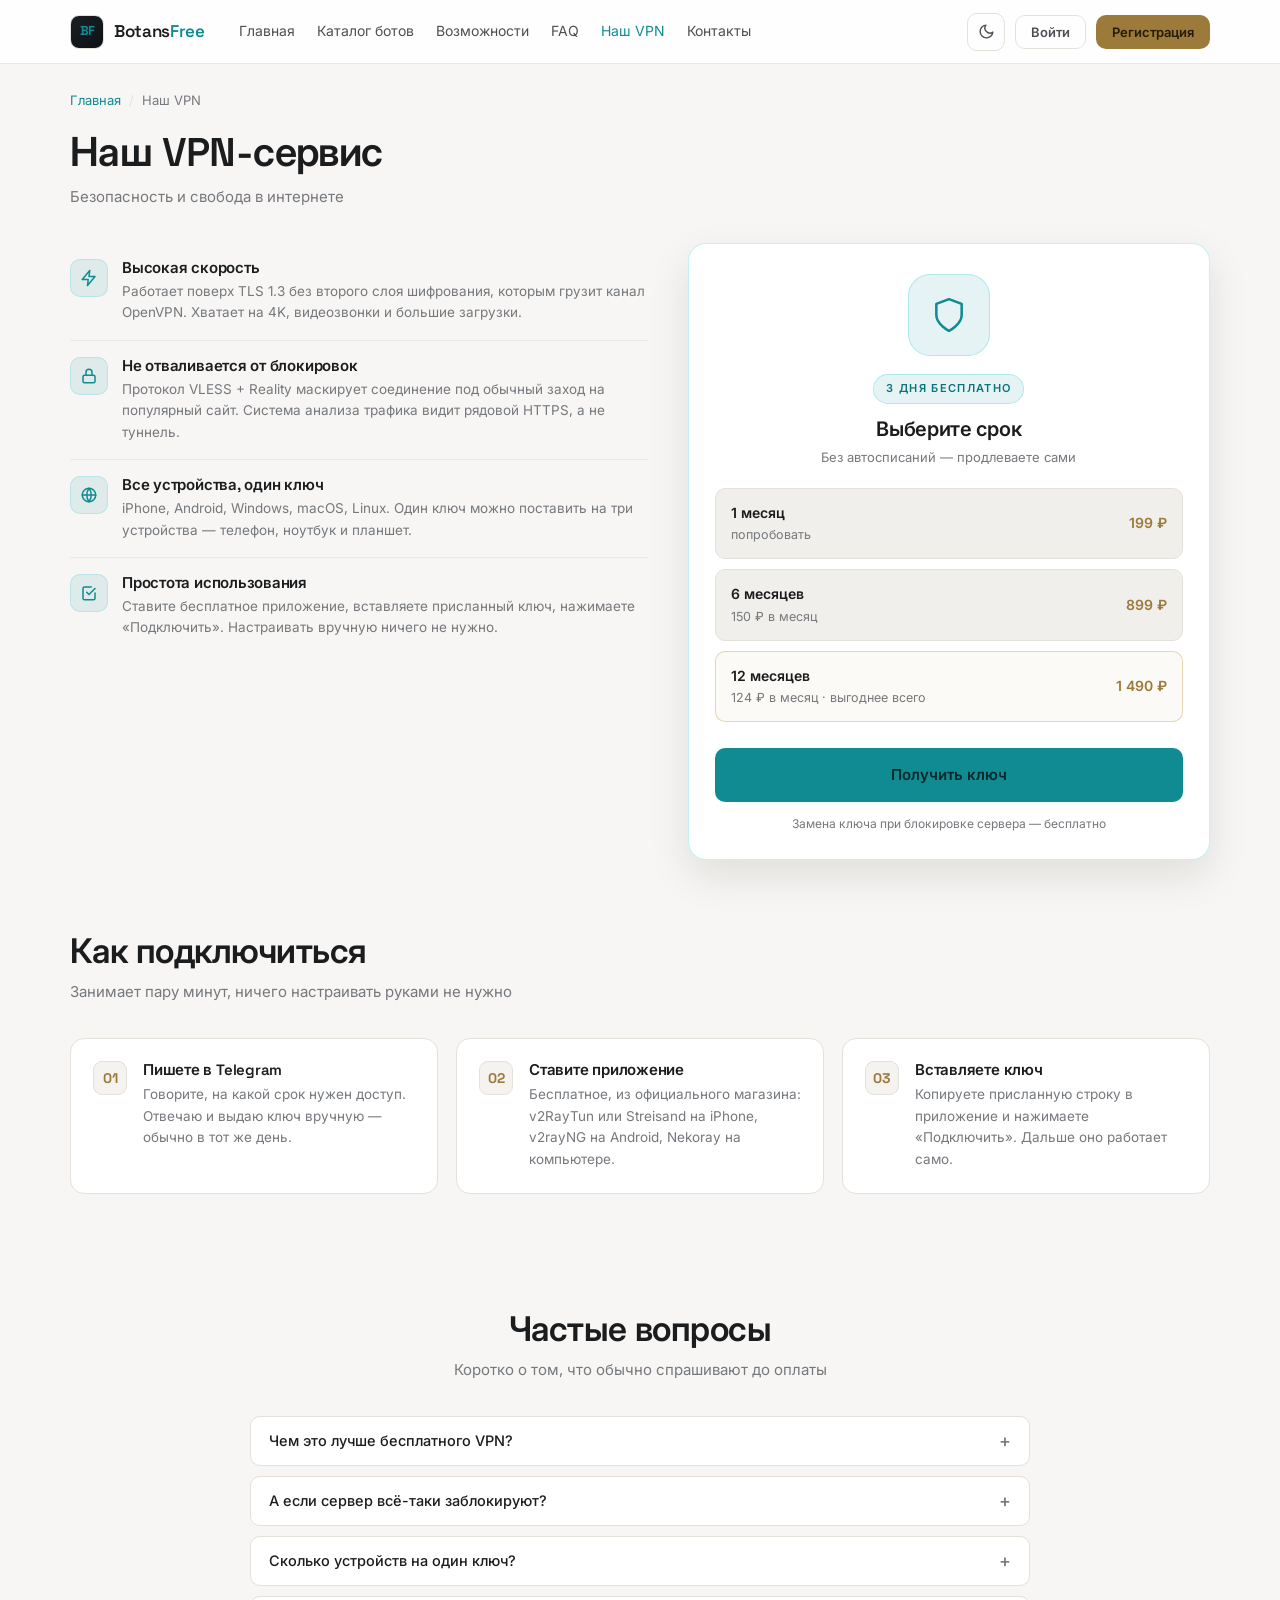
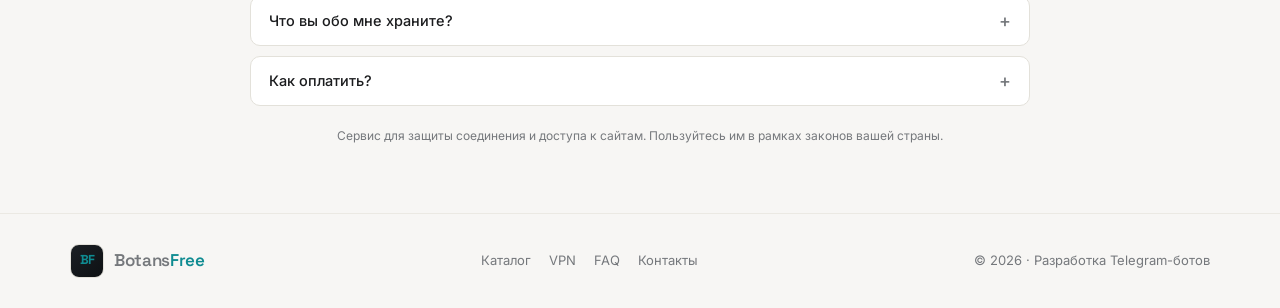
<file: vpn.html>
<!DOCTYPE html>
<html lang="ru">
<head>
  <meta charset="UTF-8">
  <meta name="viewport" content="width=device-width, initial-scale=1.0, viewport-fit=cover">
  <title>Наш VPN — Botans Free</title>
  <meta name="description" content="VPN на протоколе VLESS + Reality: трафик неотличим от обычного HTTPS, скорость без просадок, работает на всех устройствах. Первые 3 дня бесплатно.">
  <meta name="theme-color" content="#0a0a0b">
  <script src="assets/theme-init.js"></script>
  <script src="https://telegram.org/js/telegram-web-app.js"></script>
  <link rel="preconnect" href="https://fonts.googleapis.com">
  <link rel="preconnect" href="https://fonts.gstatic.com" crossorigin>
  <link href="https://fonts.googleapis.com/css2?family=Inter:wght@400;500;600&family=Space+Grotesk:wght@500;600;700&display=swap" rel="stylesheet">
  <link rel="stylesheet" href="assets/luxury.css">
  <style>
    .vpn-top { display: grid; grid-template-columns: 1.05fr .95fr; gap: 40px; align-items: start; }
    .feat-row { display: flex; gap: 14px; padding: 16px 0; border-bottom: 1px solid var(--line-soft); }
    .feat-row:last-child { border-bottom: 0; }
    .feat-row .ic {
      width: 38px; height: 38px; flex: none;
      border-radius: 10px;
      background: var(--cyan-dim);
      border: 1px solid rgba(42, 208, 214, .22);
      display: grid; place-items: center;
      color: var(--cyan);
    }
    .feat-row .ic svg { width: 18px; height: 18px; }
    .feat-row h3 { font-size: 15px; margin-bottom: 4px; }
    .feat-row p { color: var(--muted); font-size: 13.5px; }

    /* Панель заказа. В макете здесь был экран клиента с надписью
       «Подключено» и IP-адресом — на статичной странице такой виджет
       показывал бы выдуманное состояние, поэтому тут выбор тарифа. */
    .vpn-panel {
      background: var(--panel);
      border: 1px solid rgba(42, 208, 214, .28);
      border-radius: 18px;
      padding: 30px 26px 26px;
      text-align: center;
      box-shadow: var(--shadow);
    }
    .vpn-shield {
      width: 82px; height: 82px; margin: 0 auto 18px;
      border-radius: 22px;
      background: var(--cyan-dim);
      border: 1px solid rgba(42, 208, 214, .3);
      display: grid; place-items: center;
      color: var(--cyan);
    }
    .vpn-shield svg { width: 38px; height: 38px; }

    .plan {
      display: flex; align-items: center; justify-content: space-between; gap: 12px;
      width: 100%;
      padding: 13px 15px;
      margin-bottom: 10px;
      background: var(--bg-soft);
      border: 1px solid var(--line);
      border-radius: var(--radius-sm);
      color: var(--text);
      font-family: inherit;
      font-size: 14px;
      text-align: left;
      transition: border-color .2s ease, background-color .2s ease;
    }
    .plan:hover { border-color: rgba(42, 208, 214, .5); }
    .plan.is-best { border-color: rgba(201, 169, 97, .45); background: rgba(201, 169, 97, .06); }
    .plan .term { font-weight: 600; }
    .plan .per { color: var(--muted); font-size: 12.5px; margin-top: 1px; }
    .plan .sum { color: var(--gold); font-weight: 600; white-space: nowrap; }

    .step { display: flex; gap: 16px; align-items: flex-start; }
    .step-n {
      width: 34px; height: 34px; flex: none;
      border-radius: 9px;
      border: 1px solid var(--line);
      display: grid; place-items: center;
      font-family: 'Space Grotesk', sans-serif;
      font-weight: 700; font-size: 14px;
      color: var(--gold);
      background: var(--panel-2);
    }
    .step h3 { font-size: 15px; margin-bottom: 5px; }
    .step p { color: var(--muted); font-size: 13.5px; }

    @media (max-width: 900px) { .vpn-top { grid-template-columns: 1fr; gap: 28px; } }
  </style>
</head>
<body>

  <header class="nav">
    <div class="nav-inner">
      <a class="brand" href="index.html">
        <span class="brand-mark">BF</span>
        <span class="brand-name">Botans<span>Free</span></span>
      </a>
      <nav class="nav-links" id="nav-links">
        <a href="index.html">Главная</a>
        <a href="catalog.html">Каталог ботов</a>
        <a href="index.html#features">Возможности</a>
        <a href="faq.html">FAQ</a>
        <a href="vpn.html" class="is-active">Наш VPN</a>
        <a href="contacts.html">Контакты</a>
      </nav>
      <div class="nav-actions">
        <button class="theme-toggle" id="theme-toggle" type="button" aria-label="Переключить тему"></button>
        <button class="btn btn-ghost btn-sm" data-soon="Личных кабинетов пока нет — заказ оформляется в Telegram">Войти</button>
        <button class="btn btn-gold btn-sm" data-soon="Регистрация появится позже. Пока напишите нам в Telegram">Регистрация</button>
        <button class="nav-burger" id="nav-burger" aria-label="Меню" aria-expanded="false">
          <svg width="18" height="18" fill="none" stroke="currentColor" stroke-width="2" viewBox="0 0 24 24" stroke-linecap="round"><path d="M3 6h18M3 12h18M3 18h18"/></svg>
        </button>
      </div>
    </div>
  </header>

  <div class="wrap">
    <div class="crumbs"><a href="index.html">Главная</a><span class="sep">/</span><span>Наш VPN</span></div>
    <div class="page-head">
      <h1>Наш VPN-сервис</h1>
      <p>Безопасность и свобода в интернете</p>
    </div>
  </div>

  <!-- ===== ПРЕИМУЩЕСТВА + ЗАКАЗ ===== -->
  <div class="wrap">
    <div class="vpn-top">

      <div>
        <div class="feat-row">
          <span class="ic"><svg fill="none" stroke="currentColor" stroke-width="2" viewBox="0 0 24 24" stroke-linecap="round" stroke-linejoin="round"><path d="M13 2 3 14h8l-1 8 10-12h-8l1-8z"/></svg></span>
          <div>
            <h3>Высокая скорость</h3>
            <p>Работает поверх TLS 1.3 без второго слоя шифрования, которым грузит канал OpenVPN. Хватает на 4K, видеозвонки и большие загрузки.</p>
          </div>
        </div>

        <div class="feat-row">
          <span class="ic"><svg fill="none" stroke="currentColor" stroke-width="2" viewBox="0 0 24 24" stroke-linecap="round" stroke-linejoin="round"><rect x="4" y="11" width="16" height="10" rx="2"/><path d="M8 11V7a4 4 0 0 1 8 0v4"/></svg></span>
          <div>
            <h3>Не отваливается от блокировок</h3>
            <p>Протокол VLESS + Reality маскирует соединение под обычный заход на популярный сайт. Система анализа трафика видит рядовой HTTPS, а не туннель.</p>
          </div>
        </div>

        <div class="feat-row">
          <span class="ic"><svg fill="none" stroke="currentColor" stroke-width="2" viewBox="0 0 24 24" stroke-linecap="round" stroke-linejoin="round"><circle cx="12" cy="12" r="9"/><path d="M3 12h18M12 3a15 15 0 0 1 0 18 15 15 0 0 1 0-18z"/></svg></span>
          <div>
            <h3>Все устройства, один ключ</h3>
            <p>iPhone, Android, Windows, macOS, Linux. Один ключ можно поставить на три устройства — телефон, ноутбук и планшет.</p>
          </div>
        </div>

        <div class="feat-row">
          <span class="ic"><svg fill="none" stroke="currentColor" stroke-width="2" viewBox="0 0 24 24" stroke-linecap="round" stroke-linejoin="round"><path d="M9 11l3 3 8-8"/><path d="M20 12v7a2 2 0 0 1-2 2H6a2 2 0 0 1-2-2V6a2 2 0 0 1 2-2h9"/></svg></span>
          <div>
            <h3>Простота использования</h3>
            <p>Ставите бесплатное приложение, вставляете присланный ключ, нажимаете «Подключить». Настраивать вручную ничего не нужно.</p>
          </div>
        </div>
      </div>

      <div class="vpn-panel">
        <div class="vpn-shield">
          <svg fill="none" stroke="currentColor" stroke-width="1.6" viewBox="0 0 24 24" stroke-linecap="round" stroke-linejoin="round"><path d="M12 22s8-4 8-10V5l-8-3-8 3v7c0 6 8 10 8 10z"/></svg>
        </div>
        <span class="badge badge-cyan">3 дня бесплатно</span>
        <h2 style="font-size:20px;margin:14px 0 6px">Выберите срок</h2>
        <p style="color:var(--muted);font-size:13px;margin-bottom:20px">Без автосписаний — продлеваете сами</p>

        <div class="plan">
          <div><div class="term">1 месяц</div><div class="per">попробовать</div></div>
          <div class="sum">199 ₽</div>
        </div>
        <div class="plan">
          <div><div class="term">6 месяцев</div><div class="per">150 ₽ в месяц</div></div>
          <div class="sum">899 ₽</div>
        </div>
        <div class="plan is-best">
          <div><div class="term">12 месяцев</div><div class="per">124 ₽ в месяц · выгоднее всего</div></div>
          <div class="sum">1 490 ₽</div>
        </div>

        <a class="btn btn-cyan btn-block btn-lg" style="margin-top:16px" href="https://t.me/botans_free" target="_blank" rel="noopener">Получить ключ</a>
        <p style="color:var(--muted);font-size:12px;margin-top:12px">Замена ключа при блокировке сервера — бесплатно</p>
      </div>

    </div>
  </div>

  <!-- ===== КАК ПОДКЛЮЧИТЬСЯ ===== -->
  <section class="section">
    <div class="wrap">
      <div class="section-head">
        <h2>Как подключиться</h2>
        <p>Занимает пару минут, ничего настраивать руками не нужно</p>
      </div>

      <div class="grid grid-3">
        <div class="card step">
          <span class="step-n">01</span>
          <div>
            <h3>Пишете в Telegram</h3>
            <p>Говорите, на какой срок нужен доступ. Отвечаю и выдаю ключ вручную — обычно в тот же день.</p>
          </div>
        </div>
        <div class="card step">
          <span class="step-n">02</span>
          <div>
            <h3>Ставите приложение</h3>
            <p>Бесплатное, из официального магазина: v2RayTun или Streisand на iPhone, v2rayNG на Android, Nekoray на компьютере.</p>
          </div>
        </div>
        <div class="card step">
          <span class="step-n">03</span>
          <div>
            <h3>Вставляете ключ</h3>
            <p>Копируете присланную строку в приложение и нажимаете «Подключить». Дальше оно работает само.</p>
          </div>
        </div>
      </div>
    </div>
  </section>

  <!-- ===== FAQ ===== -->
  <section class="section-sm">
    <div class="wrap" style="max-width:820px">
      <div class="section-head" style="text-align:center">
        <h2>Частые вопросы</h2>
        <p>Коротко о том, что обычно спрашивают до оплаты</p>
      </div>

      <div class="acc-item">
        <button class="acc-q" aria-expanded="false">Чем это лучше бесплатного VPN?<span class="acc-sign">+</span></button>
        <div class="acc-a"><p>Бесплатные сервисы делят один сервер на тысячи людей — отсюда просадки скорости и обрывы. И зарабатывают они не на подписке, а на рекламе и данных пользователей. Здесь платный сервер с ограниченным числом ключей.</p></div>
      </div>
      <div class="acc-item">
        <button class="acc-q" aria-expanded="false">А если сервер всё-таки заблокируют?<span class="acc-sign">+</span></button>
        <div class="acc-a"><p>Напишите — выдам новый ключ на другом сервере, это входит в подписку и ничего не стоит. Срок вашего тарифа при этом не сгорает.</p></div>
      </div>
      <div class="acc-item">
        <button class="acc-q" aria-expanded="false">Сколько устройств на один ключ?<span class="acc-sign">+</span></button>
        <div class="acc-a"><p>До трёх — например, телефон, ноутбук и планшет. Больше тоже можно, но тогда скорость делится между всеми, и лучше взять второй ключ.</p></div>
      </div>
      <div class="acc-item">
        <button class="acc-q" aria-expanded="false">Что вы обо мне храните?<span class="acc-sign">+</span></button>
        <div class="acc-a"><p>Сам ключ и дату, до которой он действует. История посещённых сайтов не пишется — на сервере логи отключены.</p></div>
      </div>
      <div class="acc-item">
        <button class="acc-q" aria-expanded="false">Как оплатить?<span class="acc-sign">+</span></button>
        <div class="acc-a"><p>Пока переводом — реквизиты пришлю в Telegram вместе с ключом. Оплата прямо на сайте появится позже.</p></div>
      </div>

      <p style="color:var(--muted);font-size:12px;text-align:center;margin-top:20px">Сервис для защиты соединения и доступа к сайтам. Пользуйтесь им в рамках законов вашей страны.</p>
    </div>
  </section>

  <footer class="foot">
    <div class="wrap foot-inner">
      <a class="brand" href="index.html">
        <span class="brand-mark">BF</span>
        <span class="brand-name">Botans<span>Free</span></span>
      </a>
      <nav class="foot-links">
        <a href="catalog.html">Каталог</a>
        <a href="vpn.html">VPN</a>
        <a href="faq.html">FAQ</a>
        <a href="contacts.html">Контакты</a>
      </nav>
      <span>© 2026 · Разработка Telegram-ботов</span>
    </div>
  </footer>

  <div class="toast" id="toast" role="status" aria-live="polite"></div>

  <script src="assets/tg.js"></script>
  <script src="assets/luxury.js"></script>
</body>
</html>
</file>
<file: assets/luxury.css>
/* ===========================================================================
   Botans Free — Luxury Edition
   Одна таблица стилей на весь сайт. Tailwind из CDN больше не подключается:
   вся палитра тёмная и авторская, утилитами её всё равно пришлось бы
   переопределять, а лишний внешний запрос замедляет первую отрисовку.
   =========================================================================== */

/* Тёмная версия — Deep Dark, значения по умолчанию (атрибут на <html> не
   нужен, тёмная тема работает "из коробки", даже если assets/luxury.js
   почему-то не выполнился). Светлая версия переопределяется целиком ниже:
   тем же именам переменных присваиваются светлые значения, так что ни один
   компонент дальше в файле трогать не нужно — тема меняется в одном месте. */
:root {
  --bg:        #0a0a0b;
  --bg-soft:   #101012;
  --panel:     #141416;
  --panel-2:   #1a1a1d;
  --line:      #27272b;
  --line-soft: #1c1c1f;

  --text:      #eaeaec;
  --text-dim:  #b4b4b9;
  --muted:     #86868d;

  --gold:      #c9a961;
  --gold-soft: #e3c98d;
  --gold-dim:  rgba(201, 169, 97, .15);

  --cyan:      #2ad0d6;
  --cyan-soft: #7fe8ec;
  --cyan-dim:  rgba(42, 208, 214, .12);

  --radius:    14px;
  --radius-sm: 10px;
  --nav-h:     64px;

  /* Нейтральные чёрные тени — просто глубина, без цветного свечения */
  --shadow:    0 16px 40px rgba(0, 0, 0, .5);
  --shadow-sm: 0 8px 20px rgba(0, 0, 0, .38);

  --nav-bg: rgba(8, 9, 10, .88);
}

:root[data-theme="light"] {
  --bg:        #f7f6f4;
  --bg-soft:   #f0efeb;
  --panel:     #ffffff;
  --panel-2:   #f4f3f0;
  --line:      #e3e1da;
  --line-soft: #ebe9e3;

  --text:      #1b1c1e;
  --text-dim:  #4c4f53;
  --muted:     #75787c;

  /* Тот же гарнитур цветов, но темнее: бледное золото и бирюза на белом
     фоне почти не читаются, здесь они работают и как текст, и как заливка */
  --gold:      #9c7a3a;
  --gold-soft: #86642c;
  --gold-dim:  rgba(156, 122, 58, .12);

  --cyan:      #0f8b91;
  --cyan-soft: #0b747a;
  --cyan-dim:  rgba(15, 139, 145, .1);

  --shadow:    0 16px 40px rgba(20, 18, 14, .1);
  --shadow-sm: 0 8px 20px rgba(20, 18, 14, .08);

  --nav-bg: rgba(255, 255, 255, .88);
}

* { box-sizing: border-box; }

html { scroll-behavior: smooth; }

body {
  margin: 0;
  background: var(--bg);
  color: var(--text);
  font-family: Inter, system-ui, -apple-system, 'Segoe UI', sans-serif;
  font-size: 15px;
  line-height: 1.6;
  -webkit-font-smoothing: antialiased;
  transition: background-color .25s ease, color .25s ease;
}

h1, h2, h3, h4 {
  font-family: 'Space Grotesk', Inter, system-ui, sans-serif;
  font-weight: 600;
  line-height: 1.18;
  margin: 0;
  letter-spacing: -.015em;
}

p { margin: 0; }

a { color: inherit; text-decoration: none; }

img { max-width: 100%; display: block; }

::selection { background: rgba(42, 208, 214, .3); }

:focus-visible { outline: 2px solid var(--cyan); outline-offset: 3px; border-radius: 4px; }

/* ===== Раскладка ===== */

.wrap { max-width: 1180px; margin: 0 auto; padding: 0 20px; }

.section { padding: 72px 0; }
.section-sm { padding: 44px 0; }

.section-head { margin-bottom: 34px; }
.section-head h2 { font-size: clamp(24px, 3.4vw, 34px); }
.section-head p { color: var(--muted); margin-top: 8px; }

.grid { display: grid; gap: 18px; }
.grid-2 { grid-template-columns: repeat(2, 1fr); }
.grid-3 { grid-template-columns: repeat(3, 1fr); }
.grid-4 { grid-template-columns: repeat(4, 1fr); }

/* ===== Шапка ===== */

.nav {
  position: sticky;
  top: 0;
  z-index: 50;
  height: var(--nav-h);
  display: flex;
  align-items: center;
  background: var(--nav-bg);
  border-bottom: 1px solid var(--line-soft);
  -webkit-backdrop-filter: blur(14px);
  backdrop-filter: blur(14px);
}

.nav-inner {
  max-width: 1180px;
  width: 100%;
  margin: 0 auto;
  padding: 0 20px;
  display: flex;
  align-items: center;
  gap: 26px;
}

.brand { display: flex; align-items: center; gap: 10px; flex: none; }
.brand-mark {
  width: 34px; height: 34px; flex: none;
  border-radius: 9px;
  background: linear-gradient(140deg, #1b1f24, #0e1114);
  border: 1px solid var(--line);
  display: grid; place-items: center;
  font-family: 'Space Grotesk', sans-serif;
  font-weight: 700; font-size: 13px;
  color: var(--cyan);
  letter-spacing: -.5px;
}
.brand-name {
  font-family: 'Space Grotesk', Inter, sans-serif;
  font-weight: 600; font-size: 17px;
  letter-spacing: -.02em;
}
.brand-name span { color: var(--cyan); }

.nav-links { display: flex; align-items: center; gap: 22px; margin-left: 8px; }
.nav-links a {
  font-size: 14px;
  color: var(--text-dim);
  transition: color .2s ease;
  white-space: nowrap;
}
.nav-links a:hover { color: var(--text); }
.nav-links a.is-active { color: var(--cyan); }

.nav-actions { display: flex; align-items: center; gap: 10px; margin-left: auto; flex: none; }

/* Переключатель светлой/тёмной темы */
.theme-toggle {
  width: 38px; height: 38px; flex: none;
  display: grid; place-items: center;
  background: transparent;
  border: 1px solid var(--line);
  border-radius: var(--radius-sm);
  color: var(--text-dim);
  cursor: pointer;
  transition: border-color .2s ease, color .2s ease;
}
.theme-toggle:hover { border-color: var(--gold); color: var(--text); }
.theme-toggle svg { width: 17px; height: 17px; }

/* Гамбургер — только на узких экранах */
.nav-burger {
  display: none;
  width: 40px; height: 38px;
  background: transparent;
  border: 1px solid var(--line);
  border-radius: var(--radius-sm);
  color: var(--text);
  cursor: pointer;
  padding: 0;
  align-items: center; justify-content: center;
}

/* ===== Кнопки ===== */

.btn {
  display: inline-flex; align-items: center; justify-content: center; gap: 8px;
  padding: 11px 20px;
  border-radius: var(--radius-sm);
  border: 1px solid transparent;
  font-family: inherit;
  font-size: 14px;
  font-weight: 600;
  cursor: pointer;
  white-space: nowrap;
  transition: transform .2s ease, box-shadow .25s ease, background-color .2s ease, border-color .2s ease, color .2s ease;
}
/* Никакого цветного свечения на hover — только лёгкий сдвиг вверх
   и нейтральная тень, как у обычных карточек */
.btn:hover { transform: translateY(-1px); box-shadow: var(--shadow-sm); }

.btn-cyan { background: var(--cyan); color: #06282a; }
.btn-cyan:hover { background: var(--cyan-soft); }

.btn-gold { background: var(--gold); color: #241c08; }
.btn-gold:hover { background: var(--gold-soft); }

.btn-ghost {
  background: transparent;
  border-color: var(--line);
  color: var(--text-dim);
}
.btn-ghost:hover { border-color: var(--gold); color: var(--text); }

.btn-sm { padding: 8px 15px; font-size: 13px; }
.btn-lg { padding: 14px 26px; font-size: 15px; }
.btn-block { width: 100%; }

/* ===== Бейджи ===== */

.badge {
  display: inline-flex; align-items: center; gap: 7px;
  padding: 5px 12px;
  border-radius: 999px;
  font-size: 11px;
  font-weight: 600;
  letter-spacing: .12em;
  text-transform: uppercase;
}
.badge-gold { background: var(--gold-dim); border: 1px solid rgba(201, 169, 97, .34); color: var(--gold-soft); }
.badge-cyan { background: var(--cyan-dim); border: 1px solid rgba(42, 208, 214, .3); color: var(--cyan-soft); }

.tag {
  display: inline-block;
  padding: 3px 10px;
  border-radius: 999px;
  background: var(--panel-2);
  border: 1px solid var(--line);
  color: var(--muted);
  font-size: 12px;
  letter-spacing: 0;
  text-transform: none;
}

/* ===== Карточки ===== */

.card {
  background: var(--panel);
  border: 1px solid var(--line);
  border-radius: var(--radius);
  padding: 22px;
  transition: border-color .25s ease, transform .25s ease, box-shadow .25s ease;
}
/* Кликабельные карточки товара — колонка: так подвал с ценой прижимается
   к низу и цены стоят на одной линии, даже когда описания разной длины */
.card-hover { display: flex; flex-direction: column; }
.card-hover:hover {
  border-color: rgba(201, 169, 97, .5);
  transform: translateY(-3px);
  box-shadow: var(--shadow-sm);
}

.card-icon {
  width: 42px; height: 42px;
  border-radius: 11px;
  background: var(--cyan-dim);
  border: 1px solid rgba(42, 208, 214, .22);
  display: grid; place-items: center;
  color: var(--cyan);
  margin-bottom: 15px;
}
.card-icon svg { width: 20px; height: 20px; }

.card h3 { font-size: 16px; margin-bottom: 7px; }
.card p { color: var(--muted); font-size: 13.5px; }

.card-foot {
  display: flex; align-items: center; justify-content: space-between;
  gap: 12px;
  margin-top: auto;
  padding-top: 15px;
  border-top: 1px solid var(--line-soft);
}
.price { color: var(--gold); font-weight: 600; font-size: 14px; white-space: nowrap; }

.card-arrow {
  width: 30px; height: 30px; flex: none;
  border-radius: 8px;
  border: 1px solid var(--line);
  display: grid; place-items: center;
  color: var(--muted);
  transition: border-color .2s ease, color .2s ease, background-color .2s ease;
}
.card-hover:hover .card-arrow { border-color: var(--cyan); color: var(--cyan); background: var(--cyan-dim); }

/* ===== Хлебные крошки и заголовок страницы ===== */

.crumbs { display: flex; align-items: center; gap: 8px; font-size: 13px; color: var(--muted); padding-top: 26px; }
.crumbs a { color: var(--cyan); }
.crumbs a:hover { color: var(--cyan-soft); }
.crumbs span.sep { color: var(--line); }

.page-head { padding: 18px 0 34px; }
.page-head h1 { font-size: clamp(27px, 4.4vw, 40px); }
.page-head p { color: var(--muted); margin-top: 9px; }

/* ===== Боковое меню категорий ===== */

.layout-side { display: grid; grid-template-columns: 232px 1fr; gap: 22px; align-items: start; }

.side {
  background: var(--panel);
  border: 1px solid var(--line);
  border-radius: var(--radius);
  padding: 16px;
  position: sticky;
  top: calc(var(--nav-h) + 16px);
}
.side h3 { font-size: 14px; margin-bottom: 12px; }
.side-item {
  width: 100%;
  display: flex; align-items: center; justify-content: space-between; gap: 10px;
  padding: 9px 11px;
  border-radius: 9px;
  border: 1px solid transparent;
  background: transparent;
  color: var(--text-dim);
  font-family: inherit;
  font-size: 13.5px;
  text-align: left;
  cursor: pointer;
  transition: background-color .2s ease, color .2s ease, border-color .2s ease;
}
.side-item:hover { background: var(--panel-2); color: var(--text); }
.side-item.is-active {
  background: var(--gold-dim);
  border-color: rgba(201, 169, 97, .34);
  color: var(--gold-soft);
}
.side-item .count { color: var(--muted); font-size: 12.5px; }
.side-item.is-active .count { color: var(--gold); }

/* ===== Аккордеон ===== */

.acc-item { border: 1px solid var(--line); border-radius: var(--radius-sm); background: var(--panel); margin-bottom: 10px; }
.acc-q {
  width: 100%;
  display: flex; align-items: center; justify-content: space-between; gap: 16px;
  padding: 15px 18px;
  background: transparent;
  border: 0;
  color: var(--text);
  font-family: inherit;
  font-size: 14.5px;
  font-weight: 500;
  text-align: left;
  cursor: pointer;
}
.acc-sign { color: var(--muted); font-size: 18px; line-height: 1; transition: transform .25s ease, color .2s ease; flex: none; }
.acc-item.is-open .acc-sign { transform: rotate(45deg); color: var(--cyan); }
.acc-a { max-height: 0; overflow: hidden; transition: max-height .3s ease; }
.acc-a p { padding: 0 18px 16px; color: var(--muted); font-size: 14px; }

/* ===== Формы ===== */

.field {
  width: 100%;
  padding: 11px 14px;
  background: var(--bg-soft);
  border: 1px solid var(--line);
  border-radius: var(--radius-sm);
  color: var(--text);
  font-family: inherit;
  font-size: 14px;
  transition: border-color .2s ease;
}
.field::placeholder { color: #5f666d; }
.field:focus { outline: none; border-color: var(--cyan); }
textarea.field { resize: vertical; min-height: 120px; }
select.field { appearance: none; cursor: pointer; }

/* ===== Список с галочками ===== */

.checks { list-style: none; margin: 0; padding: 0; display: grid; gap: 9px; }
.checks li { display: flex; gap: 10px; align-items: flex-start; color: var(--text-dim); font-size: 13.5px; }
.checks svg { width: 16px; height: 16px; flex: none; margin-top: 3px; color: var(--cyan); }

/* ===== Статистика ===== */

.stats { display: flex; flex-wrap: wrap; gap: 38px; }
.stat-n { font-family: 'Space Grotesk', sans-serif; font-size: 26px; font-weight: 700; }
.stat-l { color: var(--muted); font-size: 12.5px; }

/* ===== Подвал ===== */

.foot { border-top: 1px solid var(--line-soft); margin-top: 24px; padding: 30px 0; }
.foot-inner { display: flex; flex-wrap: wrap; align-items: center; justify-content: space-between; gap: 14px; color: var(--muted); font-size: 13px; }
.foot-links { display: flex; flex-wrap: wrap; gap: 18px; }
.foot-links a:hover { color: var(--cyan); }

/* ===== Уведомление «скоро» ===== */

.toast {
  position: fixed;
  left: 50%;
  bottom: 26px;
  transform: translate(-50%, 20px);
  z-index: 90;
  max-width: min(420px, calc(100vw - 32px));
  padding: 13px 18px;
  background: var(--panel-2);
  border: 1px solid rgba(201, 169, 97, .4);
  border-radius: var(--radius-sm);
  box-shadow: var(--shadow);
  color: var(--text);
  font-size: 14px;
  opacity: 0;
  visibility: hidden;
  transition: opacity .25s ease, transform .25s ease, visibility .25s;
}
.toast.is-on { opacity: 1; visibility: visible; transform: translate(-50%, 0); }

/* ===== Адаптив ===== */

@media (max-width: 980px) {
  .grid-4 { grid-template-columns: repeat(2, 1fr); }
  .layout-side { grid-template-columns: 1fr; }
  .side { position: static; }
}

@media (max-width: 860px) {
  .nav-links {
    display: none;
    position: absolute;
    top: var(--nav-h); left: 0; right: 0;
    flex-direction: column;
    align-items: stretch;
    gap: 0;
    margin: 0;
    padding: 8px 20px 16px;
    background: rgba(8, 9, 10, .98);
    border-bottom: 1px solid var(--line);
    -webkit-backdrop-filter: blur(14px);
    backdrop-filter: blur(14px);
  }
  .nav-links.is-open { display: flex; }
  .nav-links a { padding: 12px 2px; border-bottom: 1px solid var(--line-soft); }
  .nav-burger { display: flex; }
  .nav-inner { position: relative; }
}

@media (max-width: 720px) {
  .grid-2, .grid-3, .grid-4 { grid-template-columns: 1fr; }
  .section { padding: 52px 0; }
  .stats { gap: 26px; }
}

@media (max-width: 460px) {
  .nav-actions .btn-ghost { display: none; }
}

@media (prefers-reduced-motion: reduce) {
  html { scroll-behavior: auto; }
  * { transition: none !important; }
}
</file>
